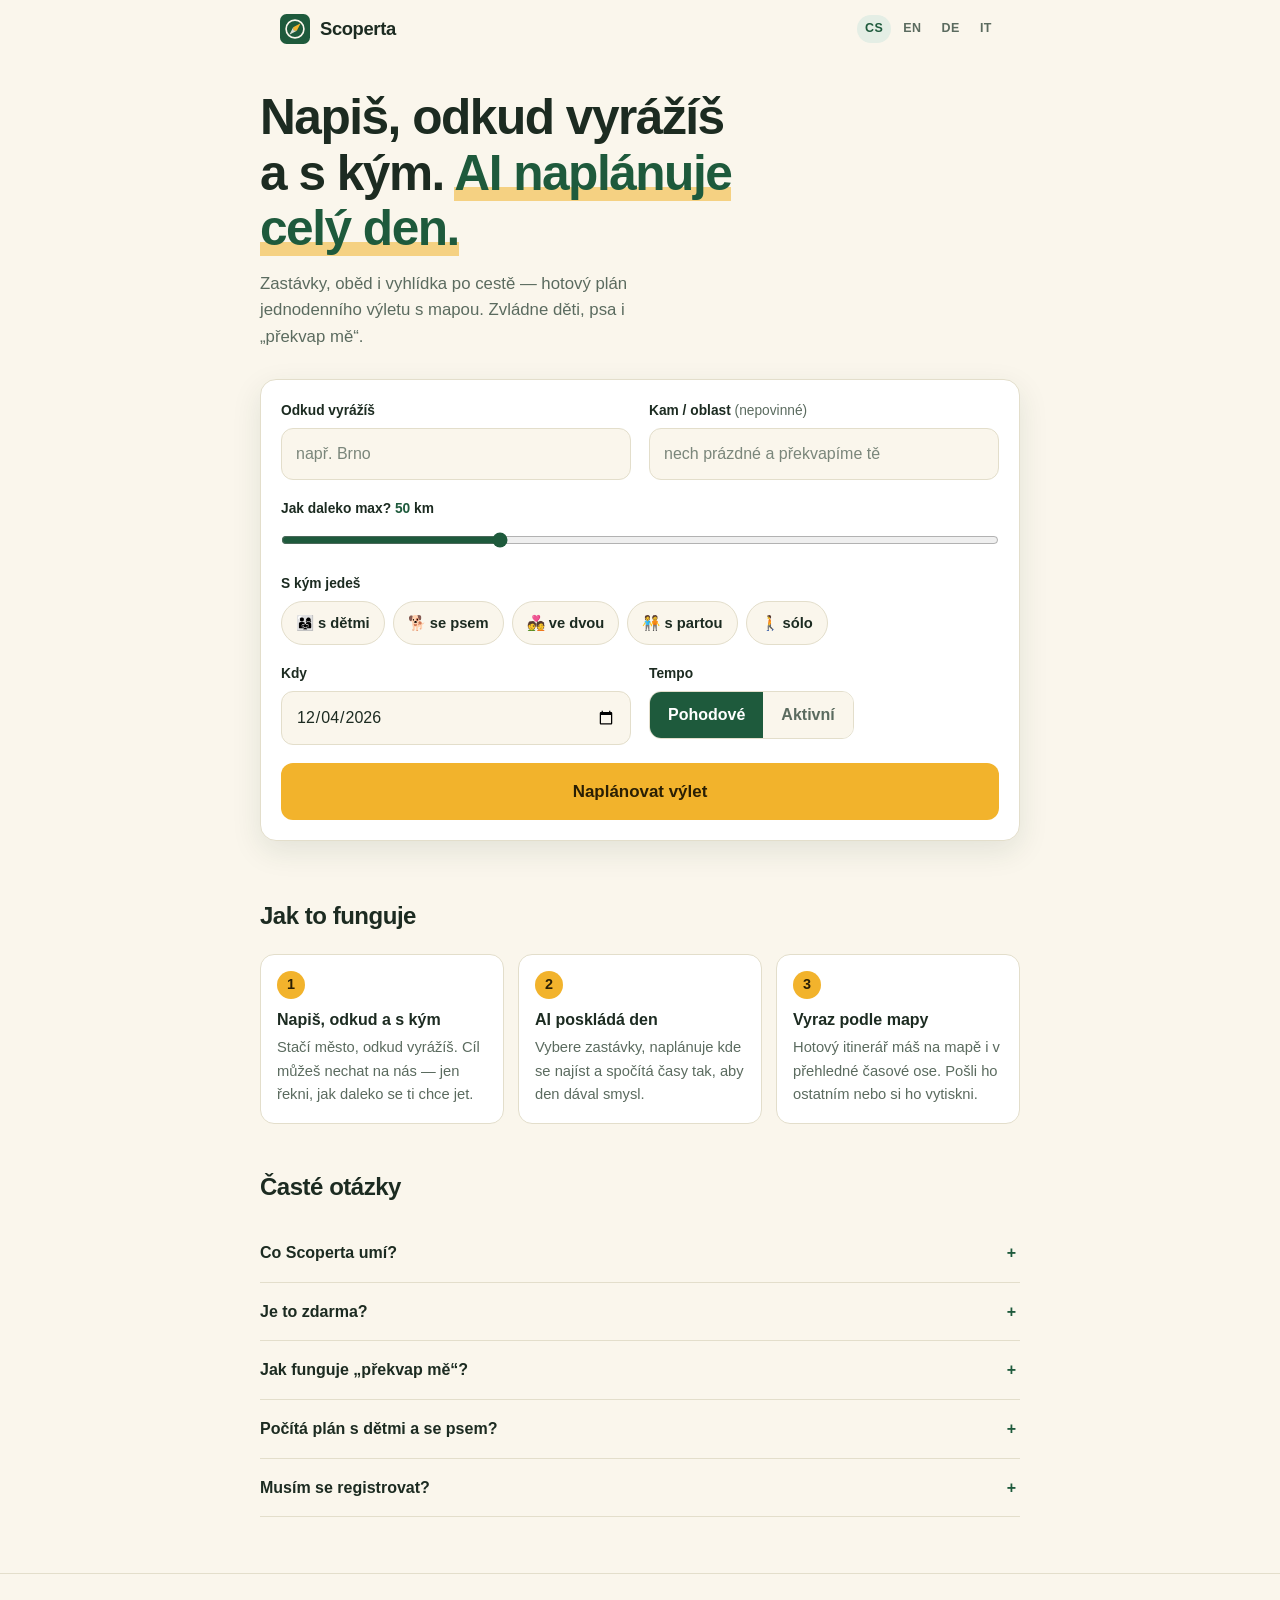
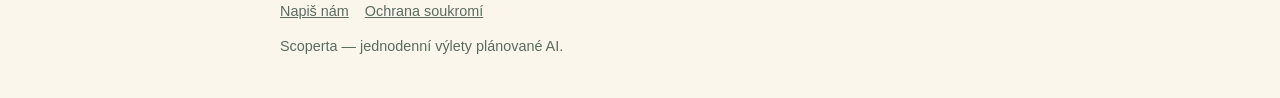
<file: index.html>
<!DOCTYPE html>
<html lang="cs" data-locale="cs">
<head>
<meta charset="utf-8">
<meta name="viewport" content="width=device-width, initial-scale=1">
<title>Scoperta — AI plánovač výletů | Kam na výlet s dětmi i se psem</title>
<meta name="description" content="Napiš, odkud vyrážíš a s kým — Scoperta ti naplánuje celý den: zastávky, oběd, vyhlídku i mapu. AI plánovač výletů pro rodiny s dětmi, se psem i ve dvou.">
<meta name="theme-color" content="#1E5A3C" media="(prefers-color-scheme: light)">
<meta name="theme-color" content="#0F1A14" media="(prefers-color-scheme: dark)">
<link rel="canonical" href="https://scoperta.app/">
<link rel="alternate" hreflang="cs" href="https://scoperta.app/">
<link rel="alternate" hreflang="en" href="https://scoperta.app/en/">
<link rel="alternate" hreflang="de" href="https://scoperta.app/de/">
<link rel="alternate" hreflang="it" href="https://scoperta.app/it/">
<link rel="alternate" hreflang="x-default" href="https://scoperta.app/en/">
<link rel="icon" href="assets/favicon.svg" type="image/svg+xml">
<link rel="alternate icon" href="assets/favicon.ico" sizes="32x32">
<link rel="apple-touch-icon" href="assets/apple-touch-icon.png">
<meta property="og:type" content="website">
<meta property="og:site_name" content="Scoperta">
<meta property="og:locale" content="cs_CZ">
<meta property="og:title" content="Scoperta — AI plánovač výletů | Kam na výlet s dětmi i se psem">
<meta property="og:description" content="Napiš, odkud vyrážíš a s kým — Scoperta ti naplánuje celý den: zastávky, oběd, vyhlídku i mapu. AI plánovač výletů pro rodiny s dětmi, se psem i ve dvou.">
<meta property="og:url" content="https://scoperta.app/">
<meta property="og:image" content="https://scoperta.app/assets/og/cs.png">
<meta property="og:image:width" content="1200">
<meta property="og:image:height" content="630">
<meta name="twitter:card" content="summary_large_image">
<meta name="twitter:title" content="Scoperta — AI plánovač výletů | Kam na výlet s dětmi i se psem">
<meta name="twitter:description" content="Napiš, odkud vyrážíš a s kým — Scoperta ti naplánuje celý den: zastávky, oběd, vyhlídku i mapu. AI plánovač výletů pro rodiny s dětmi, se psem i ve dvou.">
<meta name="twitter:image" content="https://scoperta.app/assets/og/cs.png">
<link rel="stylesheet" href="assets/app.css">
<link rel="preconnect" href="https://unpkg.com" crossorigin>
<link rel="dns-prefetch" href="https://tile.openstreetmap.org">
<script defer src="assets/config.js"></script>
<script defer src="assets/i18n/cs.js"></script>
<script defer src="assets/analytics.js"></script>
<script defer src="assets/app.js"></script>
<script type="application/ld+json">{"@context": "https://schema.org", "@type": "WebApplication", "name": "Scoperta", "url": "https://scoperta.app/", "description": "Napiš, odkud vyrážíš a s kým — Scoperta ti naplánuje celý den: zastávky, oběd, vyhlídku i mapu. AI plánovač výletů pro rodiny s dětmi, se psem i ve dvou.", "applicationCategory": "TravelApplication", "operatingSystem": "Web", "inLanguage": "cs", "offers": [{"@type": "Offer", "name": "Scoperta Plus (monthly)", "price": "99", "priceCurrency": "CZK"}, {"@type": "Offer", "name": "Scoperta Plus (yearly)", "price": "599", "priceCurrency": "CZK"}]}</script>
<script type="application/ld+json">{"@context": "https://schema.org", "@type": "FAQPage", "mainEntity": [{"@type": "Question", "name": "Co Scoperta umí?", "acceptedAnswer": {"@type": "Answer", "text": "Naplánuje ti jednodenní výlet autem: kam jet, kde zastavit, kde se naobědvat a kdy vyrazit zpátky. Výsledek dostaneš jako časovou osu se zastávkami a mapou."}}, {"@type": "Question", "name": "Je to zdarma?", "acceptedAnswer": {"@type": "Answer", "text": "Naplánování výletu je zdarma, bez registrace. Kdo chce plánovat víc výletů denně a ukládat si je, tomu je určena připravovaná Scoperta Plus."}}, {"@type": "Question", "name": "Jak funguje „překvap mě“?", "acceptedAnswer": {"@type": "Answer", "text": "Když necháš cíl prázdný, nastavíš jen okruh v kilometrech a Scoperta sama vybere hezké místo, které to od tebe nemá daleko."}}, {"@type": "Question", "name": "Počítá plán s dětmi a se psem?", "acceptedAnswer": {"@type": "Answer", "text": "Ano. Když zaškrtneš, že jedou děti nebo pes, vybíráme místa, kde jsou vítaní, a u zastávek uvidíš poznámky přímo pro ně."}}, {"@type": "Question", "name": "Musím se registrovat?", "acceptedAnswer": {"@type": "Answer", "text": "Ne. Zadáš odkud a s kým, a za chvíli máš plán. Žádný účet, žádný e-mail."}}]}</script>
</head>
<body>
<a class="skip-link" href="#main">&#8595;</a>
<header class="site-header">
<a class="brand" href="./"><img src="assets/favicon.svg" alt="" width="30" height="30">Scoperta</a>
<nav class="lang-switch" aria-label="Language"><a href="./" data-lang="cs" hreflang="cs" aria-current="true">CS</a><a href="en/" data-lang="en" hreflang="en">EN</a><a href="de/" data-lang="de" hreflang="de">DE</a><a href="it/" data-lang="it" hreflang="it">IT</a></nav>
</header>
<main id="main">
<section class="hero wrap">
<h1>Napiš, odkud vyrážíš a s kým. <em>AI naplánuje celý den.</em></h1>
<p class="sub">Zastávky, oběd i vyhlídka po cestě — hotový plán jednodenního výletu s mapou. Zvládne děti, psa i „překvap mě“.</p>
<form id="trip-form" class="trip-form" novalidate="">
<div class="row-2">
<div class="field">
<label for="origin">Odkud vyrážíš</label>
<input type="text" id="origin" name="origin" required autocomplete="off" placeholder="např. Brno">
</div>
<div class="field">
<label for="area">Kam / oblast <span class="hint">(nepovinné)</span></label>
<input type="text" id="area" name="area" autocomplete="off" placeholder="nech prázdné a překvapíme tě">
</div>
</div>
<div class="field radius-field" id="radius-field">
<label for="radius">Jak daleko max? <output id="radius-out" for="radius">50</output>&nbsp;km</label>
<input type="range" id="radius" name="radius" min="20" max="120" step="5" value="50">
</div>
<div class="field">
<span class="chips-label" id="companions-label"><label>S kým jedeš</label></span>
<div class="chips" role="group" aria-labelledby="companions-label">
<button type="button" class="chip" data-value="kids" aria-pressed="false">👨‍👩‍👧 s dětmi</button>
<button type="button" class="chip" data-value="dog" aria-pressed="false">🐕 se psem</button>
<button type="button" class="chip" data-value="couple" aria-pressed="false">💑 ve dvou</button>
<button type="button" class="chip" data-value="friends" aria-pressed="false">🧑‍🤝‍🧑 s partou</button>
<button type="button" class="chip" data-value="solo" aria-pressed="false">🚶 sólo</button>
</div>
</div>
<div class="row-2">
<div class="field">
<label for="date">Kdy</label>
<input type="date" id="date" name="date">
</div>
<div class="field">
<span class="chips-label" id="pace-label"><label>Tempo</label></span>
<div class="segmented" role="group" aria-labelledby="pace-label">
<button type="button" data-pace="relaxed" aria-pressed="true">Pohodové</button>
<button type="button" data-pace="active" aria-pressed="false">Aktivní</button>
</div>
</div>
</div>
<p id="form-error" class="form-error" hidden></p>
<button type="submit" id="submit-btn" class="cta">Naplánovat výlet</button>
</form>
</section>
<section id="loading" class="loading wrap" hidden aria-live="polite">
<div class="spinner" aria-hidden="true"></div>
<p class="msg" id="loading-msg"></p>
<p class="note">Obvykle to trvá 15–40 vteřin — AI mezitím vybírá zastávky a skládá trasu.</p>
<div class="skeleton" aria-hidden="true"><div></div><div></div><div></div></div>
</section>
<section id="result" class="result wrap" hidden aria-live="polite">
<h2 id="result-title"></h2>
<p id="result-summary" class="summary"></p>
<div id="result-meta" class="meta"></div>
<div id="packing" class="packing" hidden></div>
<ol id="timeline" class="timeline"></ol>
<div id="map" role="img" aria-label="Map"></div>
<div class="result-actions">
<button id="share-btn" class="btn btn-accent" type="button">📤 Sdílet</button>
<button id="print-btn" class="btn" type="button">🖨️ Tisk</button>
<button id="variant-btn" class="btn" type="button">✨ Jiná varianta</button>
</div>
<div id="tips" class="tips" hidden>
<h3>💡 Tipy na cestu</h3>
<p id="tips-text"></p>
</div>
</section>
<section class="how wrap">
<h2>Jak to funguje</h2>
<ol class="steps">
<li><h3>Napiš, odkud a s kým</h3><p>Stačí město, odkud vyrážíš. Cíl můžeš nechat na nás — jen řekni, jak daleko se ti chce jet.</p></li>
<li><h3>AI poskládá den</h3><p>Vybere zastávky, naplánuje kde se najíst a spočítá časy tak, aby den dával smysl.</p></li>
<li><h3>Vyraz podle mapy</h3><p>Hotový itinerář máš na mapě i v přehledné časové ose. Pošli ho ostatním nebo si ho vytiskni.</p></li>
</ol>
</section>
<section class="faq wrap">
<h2>Časté otázky</h2>
<details><summary>Co Scoperta umí?</summary><p>Naplánuje ti jednodenní výlet autem: kam jet, kde zastavit, kde se naobědvat a kdy vyrazit zpátky. Výsledek dostaneš jako časovou osu se zastávkami a mapou.</p></details>
<details><summary>Je to zdarma?</summary><p>Naplánování výletu je zdarma, bez registrace. Kdo chce plánovat víc výletů denně a ukládat si je, tomu je určena připravovaná Scoperta Plus.</p></details>
<details><summary>Jak funguje „překvap mě“?</summary><p>Když necháš cíl prázdný, nastavíš jen okruh v kilometrech a Scoperta sama vybere hezké místo, které to od tebe nemá daleko.</p></details>
<details><summary>Počítá plán s dětmi a se psem?</summary><p>Ano. Když zaškrtneš, že jedou děti nebo pes, vybíráme místa, kde jsou vítaní, a u zastávek uvidíš poznámky přímo pro ně.</p></details>
<details><summary>Musím se registrovat?</summary><p>Ne. Zadáš odkud a s kým, a za chvíli máš plán. Žádný účet, žádný e-mail.</p></details>
</section>
</main>
<footer class="site-footer">
<div class="wrap">
<div class="foot-links">
<a href="mailto:hello@scoperta.app">Napiš nám</a>
<a href="privacy.html">Ochrana soukromí</a>
<button id="analytics-choice" class="analytics-choice" type="button" hidden>Nastavení analytiky</button>
</div>
<p>Scoperta — jednodenní výlety plánované AI.</p>
</div>
</footer>
<div id="paywall" class="modal-backdrop" hidden>
<div class="modal" role="dialog" aria-modal="true" aria-labelledby="pw-title">
<button class="close" type="button" aria-label="Close">✕</button>
<div id="paywall-main">
<span class="plus-badge">Scoperta Plus</span>
<h2 id="pw-title">Víc výletů, víc objevování.</h2>
<ul>
<li>Neomezené výlety každý den</li>
<li>Uložené výlety na jednom místě</li>
<li>Brzy: mobilní aplikace</li>
</ul>
<div class="plans">
<button class="plan-btn" type="button" data-plan="monthly"><span>Měsíčně</span><span class="price">99 Kč/měs</span></button>
<button class="plan-btn secondary" type="button" data-plan="yearly"><span>Ročně</span><span class="price">599 Kč/rok</span></button>
</div>
<p class="founder-note">Zakládající členství: první měsíc neúčtujeme, kdykoli zrušíš.</p>
</div>
<div id="paywall-fallback" class="member-fallback" hidden>
<span class="plus-badge">Scoperta Plus</span>
<h2>Už brzy!</h2>
<p>Scoperta Plus právě dokončujeme. Napiš nám a dáme ti vědět mezi prvními — jako zakládající člen budeš mít první měsíc zdarma.</p>
<p style="margin-top:14px"><a class="btn btn-accent" href="mailto:hello@scoperta.app?subject=Scoperta%20Plus">Chci vědět první</a></p>
</div>
</div>
</div>
<div id="cookie-bar" class="cookie-bar" hidden>
<p>Souhlasíš s měřením používání Scoperty pomocí našeho Tassella?</p>
<button id="cookie-accept" class="btn btn-accent" type="button">Povolit</button>
<button id="cookie-decline" class="btn" type="button">Ne, díky</button>
</div>
</body>
</html>
</file>
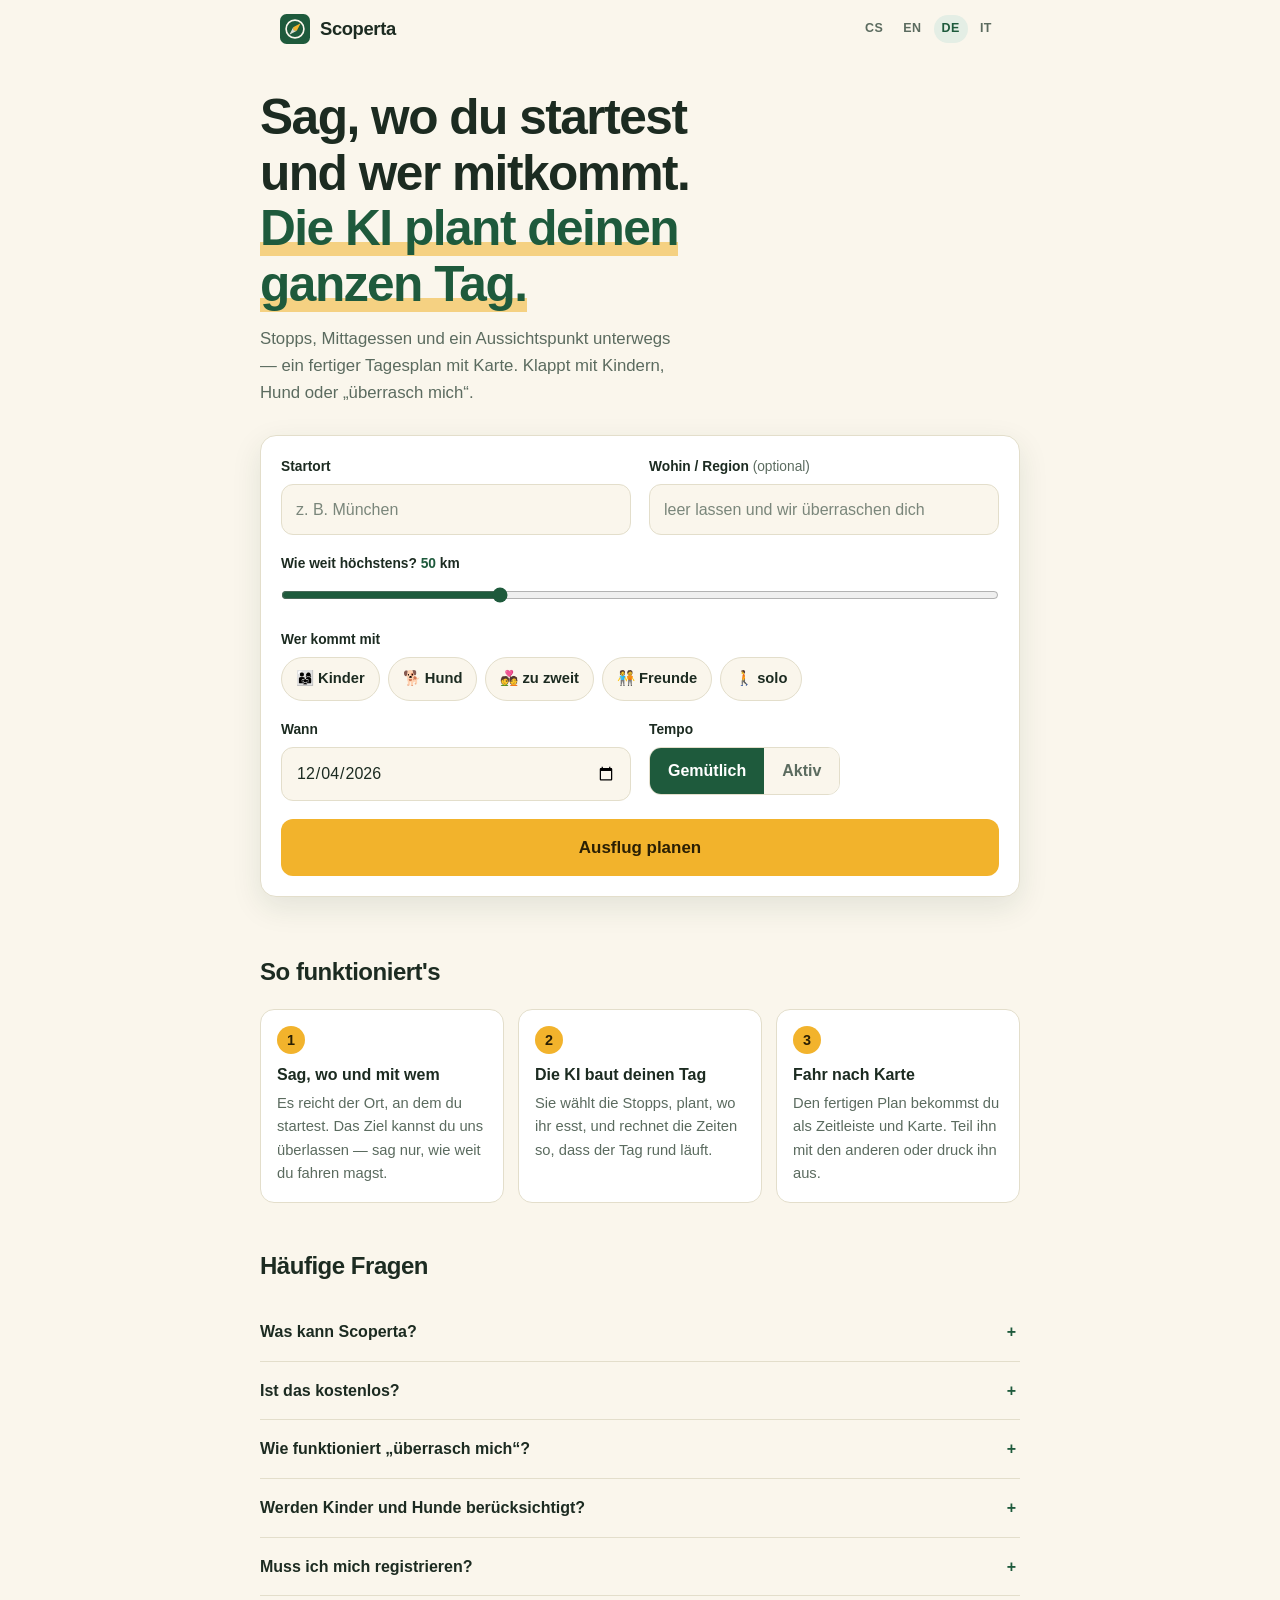
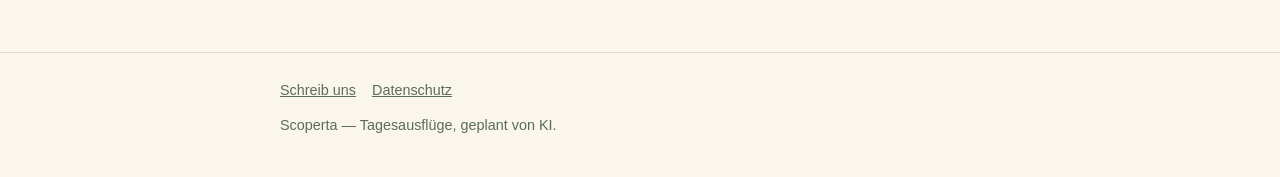
<file: de/index.html>
<!DOCTYPE html>
<html lang="de" data-locale="de">
<head>
<meta charset="utf-8">
<meta name="viewport" content="width=device-width, initial-scale=1">
<title>Scoperta — Ausflugsplaner mit KI | Tagesausflug mit Kindern & Hund</title>
<meta name="description" content="Sag Scoperta, wo du startest und wer mitkommt — und die KI plant deinen ganzen Tagesausflug: Stopps, Mittagessen, Aussichtspunkt und Karte. Ideal für Familien, Hundebesitzer und Paare.">
<meta name="theme-color" content="#1E5A3C" media="(prefers-color-scheme: light)">
<meta name="theme-color" content="#0F1A14" media="(prefers-color-scheme: dark)">
<link rel="canonical" href="https://scoperta.app/de/">
<link rel="alternate" hreflang="cs" href="https://scoperta.app/">
<link rel="alternate" hreflang="en" href="https://scoperta.app/en/">
<link rel="alternate" hreflang="de" href="https://scoperta.app/de/">
<link rel="alternate" hreflang="it" href="https://scoperta.app/it/">
<link rel="alternate" hreflang="x-default" href="https://scoperta.app/en/">
<link rel="icon" href="../assets/favicon.svg" type="image/svg+xml">
<link rel="alternate icon" href="../assets/favicon.ico" sizes="32x32">
<link rel="apple-touch-icon" href="../assets/apple-touch-icon.png">
<meta property="og:type" content="website">
<meta property="og:site_name" content="Scoperta">
<meta property="og:locale" content="de_DE">
<meta property="og:title" content="Scoperta — Ausflugsplaner mit KI | Tagesausflug mit Kindern & Hund">
<meta property="og:description" content="Sag Scoperta, wo du startest und wer mitkommt — und die KI plant deinen ganzen Tagesausflug: Stopps, Mittagessen, Aussichtspunkt und Karte. Ideal für Familien, Hundebesitzer und Paare.">
<meta property="og:url" content="https://scoperta.app/de/">
<meta property="og:image" content="https://scoperta.app/assets/og/de.png">
<meta property="og:image:width" content="1200">
<meta property="og:image:height" content="630">
<meta name="twitter:card" content="summary_large_image">
<meta name="twitter:title" content="Scoperta — Ausflugsplaner mit KI | Tagesausflug mit Kindern & Hund">
<meta name="twitter:description" content="Sag Scoperta, wo du startest und wer mitkommt — und die KI plant deinen ganzen Tagesausflug: Stopps, Mittagessen, Aussichtspunkt und Karte. Ideal für Familien, Hundebesitzer und Paare.">
<meta name="twitter:image" content="https://scoperta.app/assets/og/de.png">
<link rel="stylesheet" href="../assets/app.css">
<link rel="preconnect" href="https://unpkg.com" crossorigin>
<link rel="dns-prefetch" href="https://tile.openstreetmap.org">
<script defer src="../assets/config.js"></script>
<script defer src="../assets/i18n/de.js"></script>
<script defer src="../assets/analytics.js"></script>
<script defer src="../assets/app.js"></script>
<script type="application/ld+json">{"@context": "https://schema.org", "@type": "WebApplication", "name": "Scoperta", "url": "https://scoperta.app/de/", "description": "Sag Scoperta, wo du startest und wer mitkommt — und die KI plant deinen ganzen Tagesausflug: Stopps, Mittagessen, Aussichtspunkt und Karte. Ideal für Familien, Hundebesitzer und Paare.", "applicationCategory": "TravelApplication", "operatingSystem": "Web", "inLanguage": "de", "offers": [{"@type": "Offer", "name": "Scoperta Plus (monthly)", "price": "3.99", "priceCurrency": "EUR"}, {"@type": "Offer", "name": "Scoperta Plus (yearly)", "price": "23.99", "priceCurrency": "EUR"}]}</script>
<script type="application/ld+json">{"@context": "https://schema.org", "@type": "FAQPage", "mainEntity": [{"@type": "Question", "name": "Was kann Scoperta?", "acceptedAnswer": {"@type": "Answer", "text": "Sie plant einen Tagesausflug mit dem Auto: wohin, wo anhalten, wo zu Mittag essen und wann zurückfahren. Du bekommst eine Zeitleiste mit Stopps und eine Karte."}}, {"@type": "Question", "name": "Ist das kostenlos?", "acceptedAnswer": {"@type": "Answer", "text": "Einen Ausflug zu planen ist kostenlos, ohne Registrierung. Wer täglich mehr Ausflüge planen und speichern will, für den ist das kommende Scoperta Plus gedacht."}}, {"@type": "Question", "name": "Wie funktioniert „überrasch mich“?", "acceptedAnswer": {"@type": "Answer", "text": "Lass das Ziel leer und stell nur den Umkreis in Kilometern ein — Scoperta sucht dann selbst ein schönes Ziel in deiner Reichweite aus."}}, {"@type": "Question", "name": "Werden Kinder und Hunde berücksichtigt?", "acceptedAnswer": {"@type": "Answer", "text": "Ja. Wenn du angibst, dass Kinder oder ein Hund mitkommen, bevorzugen wir Orte, an denen sie willkommen sind — mit eigenen Hinweisen bei den Stopps."}}, {"@type": "Question", "name": "Muss ich mich registrieren?", "acceptedAnswer": {"@type": "Answer", "text": "Nein. Du tippst ein, wo du startest und wer mitkommt — kurz darauf steht dein Plan. Kein Konto, keine E-Mail."}}]}</script>
</head>
<body>
<a class="skip-link" href="#main">&#8595;</a>
<header class="site-header">
<a class="brand" href="../"><img src="../assets/favicon.svg" alt="" width="30" height="30">Scoperta</a>
<nav class="lang-switch" aria-label="Language"><a href="../" data-lang="cs" hreflang="cs">CS</a><a href="../en/" data-lang="en" hreflang="en">EN</a><a href="../de/" data-lang="de" hreflang="de" aria-current="true">DE</a><a href="../it/" data-lang="it" hreflang="it">IT</a></nav>
</header>
<main id="main">
<section class="hero wrap">
<h1>Sag, wo du startest und wer mitkommt. <em>Die KI plant deinen ganzen Tag.</em></h1>
<p class="sub">Stopps, Mittagessen und ein Aussichtspunkt unterwegs — ein fertiger Tagesplan mit Karte. Klappt mit Kindern, Hund oder „überrasch mich“.</p>
<form id="trip-form" class="trip-form" novalidate="">
<div class="row-2">
<div class="field">
<label for="origin">Startort</label>
<input type="text" id="origin" name="origin" required autocomplete="off" placeholder="z. B. München">
</div>
<div class="field">
<label for="area">Wohin / Region <span class="hint">(optional)</span></label>
<input type="text" id="area" name="area" autocomplete="off" placeholder="leer lassen und wir überraschen dich">
</div>
</div>
<div class="field radius-field" id="radius-field">
<label for="radius">Wie weit höchstens? <output id="radius-out" for="radius">50</output>&nbsp;km</label>
<input type="range" id="radius" name="radius" min="20" max="120" step="5" value="50">
</div>
<div class="field">
<span class="chips-label" id="companions-label"><label>Wer kommt mit</label></span>
<div class="chips" role="group" aria-labelledby="companions-label">
<button type="button" class="chip" data-value="kids" aria-pressed="false">👨‍👩‍👧 Kinder</button>
<button type="button" class="chip" data-value="dog" aria-pressed="false">🐕 Hund</button>
<button type="button" class="chip" data-value="couple" aria-pressed="false">💑 zu zweit</button>
<button type="button" class="chip" data-value="friends" aria-pressed="false">🧑‍🤝‍🧑 Freunde</button>
<button type="button" class="chip" data-value="solo" aria-pressed="false">🚶 solo</button>
</div>
</div>
<div class="row-2">
<div class="field">
<label for="date">Wann</label>
<input type="date" id="date" name="date">
</div>
<div class="field">
<span class="chips-label" id="pace-label"><label>Tempo</label></span>
<div class="segmented" role="group" aria-labelledby="pace-label">
<button type="button" data-pace="relaxed" aria-pressed="true">Gemütlich</button>
<button type="button" data-pace="active" aria-pressed="false">Aktiv</button>
</div>
</div>
</div>
<p id="form-error" class="form-error" hidden></p>
<button type="submit" id="submit-btn" class="cta">Ausflug planen</button>
</form>
</section>
<section id="loading" class="loading wrap" hidden aria-live="polite">
<div class="spinner" aria-hidden="true"></div>
<p class="msg" id="loading-msg"></p>
<p class="note">Das dauert meist 15–40 Sekunden — die KI wählt gerade Stopps aus und baut deine Route.</p>
<div class="skeleton" aria-hidden="true"><div></div><div></div><div></div></div>
</section>
<section id="result" class="result wrap" hidden aria-live="polite">
<h2 id="result-title"></h2>
<p id="result-summary" class="summary"></p>
<div id="result-meta" class="meta"></div>
<div id="packing" class="packing" hidden></div>
<ol id="timeline" class="timeline"></ol>
<div id="map" role="img" aria-label="Map"></div>
<div class="result-actions">
<button id="share-btn" class="btn btn-accent" type="button">📤 Teilen</button>
<button id="print-btn" class="btn" type="button">🖨️ Drucken</button>
<button id="variant-btn" class="btn" type="button">✨ Andere Idee</button>
</div>
<div id="tips" class="tips" hidden>
<h3>💡 Tipps für unterwegs</h3>
<p id="tips-text"></p>
</div>
</section>
<section class="how wrap">
<h2>So funktioniert's</h2>
<ol class="steps">
<li><h3>Sag, wo und mit wem</h3><p>Es reicht der Ort, an dem du startest. Das Ziel kannst du uns überlassen — sag nur, wie weit du fahren magst.</p></li>
<li><h3>Die KI baut deinen Tag</h3><p>Sie wählt die Stopps, plant, wo ihr esst, und rechnet die Zeiten so, dass der Tag rund läuft.</p></li>
<li><h3>Fahr nach Karte</h3><p>Den fertigen Plan bekommst du als Zeitleiste und Karte. Teil ihn mit den anderen oder druck ihn aus.</p></li>
</ol>
</section>
<section class="faq wrap">
<h2>Häufige Fragen</h2>
<details><summary>Was kann Scoperta?</summary><p>Sie plant einen Tagesausflug mit dem Auto: wohin, wo anhalten, wo zu Mittag essen und wann zurückfahren. Du bekommst eine Zeitleiste mit Stopps und eine Karte.</p></details>
<details><summary>Ist das kostenlos?</summary><p>Einen Ausflug zu planen ist kostenlos, ohne Registrierung. Wer täglich mehr Ausflüge planen und speichern will, für den ist das kommende Scoperta Plus gedacht.</p></details>
<details><summary>Wie funktioniert „überrasch mich“?</summary><p>Lass das Ziel leer und stell nur den Umkreis in Kilometern ein — Scoperta sucht dann selbst ein schönes Ziel in deiner Reichweite aus.</p></details>
<details><summary>Werden Kinder und Hunde berücksichtigt?</summary><p>Ja. Wenn du angibst, dass Kinder oder ein Hund mitkommen, bevorzugen wir Orte, an denen sie willkommen sind — mit eigenen Hinweisen bei den Stopps.</p></details>
<details><summary>Muss ich mich registrieren?</summary><p>Nein. Du tippst ein, wo du startest und wer mitkommt — kurz darauf steht dein Plan. Kein Konto, keine E-Mail.</p></details>
</section>
</main>
<footer class="site-footer">
<div class="wrap">
<div class="foot-links">
<a href="mailto:hello@scoperta.app">Schreib uns</a>
<a href="../de/privacy.html">Datenschutz</a>
<button id="analytics-choice" class="analytics-choice" type="button" hidden>Statistik-Einstellungen</button>
</div>
<p>Scoperta — Tagesausflüge, geplant von KI.</p>
</div>
</footer>
<div id="paywall" class="modal-backdrop" hidden>
<div class="modal" role="dialog" aria-modal="true" aria-labelledby="pw-title">
<button class="close" type="button" aria-label="Close">✕</button>
<div id="paywall-main">
<span class="plus-badge">Scoperta Plus</span>
<h2 id="pw-title">Mehr Ausflüge, mehr entdecken.</h2>
<ul>
<li>Unbegrenzte Ausflüge jeden Tag</li>
<li>Gespeicherte Ausflüge an einem Ort</li>
<li>Bald: mobile App</li>
</ul>
<div class="plans">
<button class="plan-btn" type="button" data-plan="monthly"><span>Monatlich</span><span class="price">3,99 €/Monat</span></button>
<button class="plan-btn secondary" type="button" data-plan="yearly"><span>Jährlich</span><span class="price">23,99 €/Jahr</span></button>
</div>
<p class="founder-note">Gründungsmitgliedschaft: den ersten Monat berechnen wir nicht, jederzeit kündbar.</p>
</div>
<div id="paywall-fallback" class="member-fallback" hidden>
<span class="plus-badge">Scoperta Plus</span>
<h2>Bald verfügbar!</h2>
<p>Scoperta Plus ist fast fertig. Schreib uns und du erfährst es als eine/r der Ersten — Gründungsmitglieder bekommen den ersten Monat gratis.</p>
<p style="margin-top:14px"><a class="btn btn-accent" href="mailto:hello@scoperta.app?subject=Scoperta%20Plus">Haltet mich auf dem Laufenden</a></p>
</div>
</div>
</div>
<div id="cookie-bar" class="cookie-bar" hidden>
<p>Darf Scoperta die Nutzung mit unserer eigenen Statistik Tassello messen?</p>
<button id="cookie-accept" class="btn btn-accent" type="button">Erlauben</button>
<button id="cookie-decline" class="btn" type="button">Nein, danke</button>
</div>
</body>
</html>
</file>
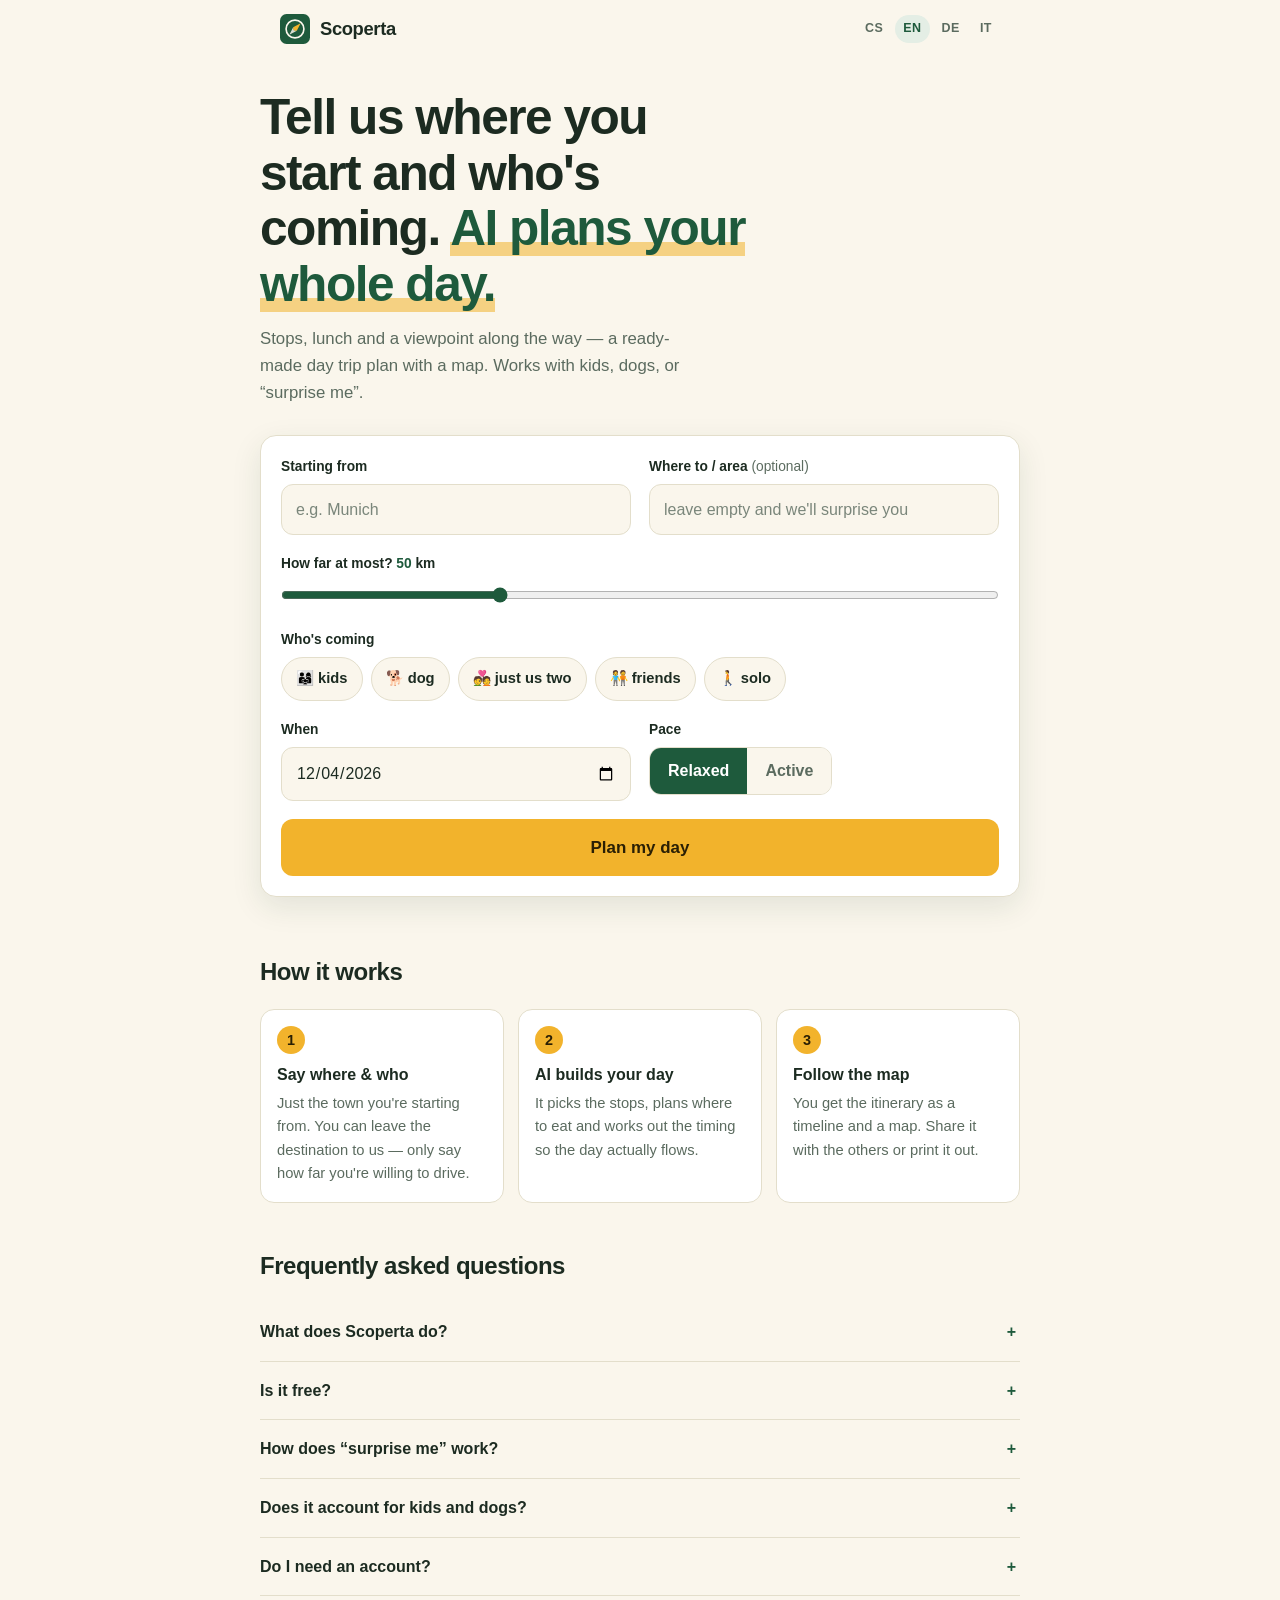
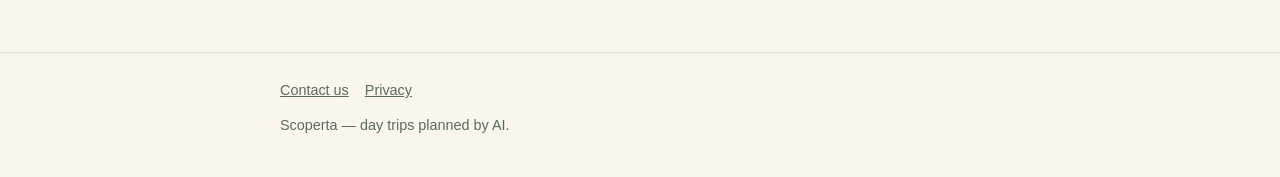
<file: en/index.html>
<!DOCTYPE html>
<html lang="en" data-locale="en">
<head>
<meta charset="utf-8">
<meta name="viewport" content="width=device-width, initial-scale=1">
<title>Scoperta — AI Day Trip Planner | Trips with Kids & Dogs</title>
<meta name="description" content="Tell Scoperta where you're starting from and who's coming along — it plans your whole day out: stops, lunch, a viewpoint and a map. AI day trip planner for families, dog owners and couples.">
<meta name="theme-color" content="#1E5A3C" media="(prefers-color-scheme: light)">
<meta name="theme-color" content="#0F1A14" media="(prefers-color-scheme: dark)">
<link rel="canonical" href="https://scoperta.app/en/">
<link rel="alternate" hreflang="cs" href="https://scoperta.app/">
<link rel="alternate" hreflang="en" href="https://scoperta.app/en/">
<link rel="alternate" hreflang="de" href="https://scoperta.app/de/">
<link rel="alternate" hreflang="it" href="https://scoperta.app/it/">
<link rel="alternate" hreflang="x-default" href="https://scoperta.app/en/">
<link rel="icon" href="../assets/favicon.svg" type="image/svg+xml">
<link rel="alternate icon" href="../assets/favicon.ico" sizes="32x32">
<link rel="apple-touch-icon" href="../assets/apple-touch-icon.png">
<meta property="og:type" content="website">
<meta property="og:site_name" content="Scoperta">
<meta property="og:locale" content="en_US">
<meta property="og:title" content="Scoperta — AI Day Trip Planner | Trips with Kids & Dogs">
<meta property="og:description" content="Tell Scoperta where you're starting from and who's coming along — it plans your whole day out: stops, lunch, a viewpoint and a map. AI day trip planner for families, dog owners and couples.">
<meta property="og:url" content="https://scoperta.app/en/">
<meta property="og:image" content="https://scoperta.app/assets/og/en.png">
<meta property="og:image:width" content="1200">
<meta property="og:image:height" content="630">
<meta name="twitter:card" content="summary_large_image">
<meta name="twitter:title" content="Scoperta — AI Day Trip Planner | Trips with Kids & Dogs">
<meta name="twitter:description" content="Tell Scoperta where you're starting from and who's coming along — it plans your whole day out: stops, lunch, a viewpoint and a map. AI day trip planner for families, dog owners and couples.">
<meta name="twitter:image" content="https://scoperta.app/assets/og/en.png">
<link rel="stylesheet" href="../assets/app.css">
<link rel="preconnect" href="https://unpkg.com" crossorigin>
<link rel="dns-prefetch" href="https://tile.openstreetmap.org">
<script defer src="../assets/config.js"></script>
<script defer src="../assets/i18n/en.js"></script>
<script defer src="../assets/analytics.js"></script>
<script defer src="../assets/app.js"></script>
<script type="application/ld+json">{"@context": "https://schema.org", "@type": "WebApplication", "name": "Scoperta", "url": "https://scoperta.app/en/", "description": "Tell Scoperta where you're starting from and who's coming along — it plans your whole day out: stops, lunch, a viewpoint and a map. AI day trip planner for families, dog owners and couples.", "applicationCategory": "TravelApplication", "operatingSystem": "Web", "inLanguage": "en", "offers": [{"@type": "Offer", "name": "Scoperta Plus (monthly)", "price": "3.99", "priceCurrency": "EUR"}, {"@type": "Offer", "name": "Scoperta Plus (yearly)", "price": "23.99", "priceCurrency": "EUR"}]}</script>
<script type="application/ld+json">{"@context": "https://schema.org", "@type": "FAQPage", "mainEntity": [{"@type": "Question", "name": "What does Scoperta do?", "acceptedAnswer": {"@type": "Answer", "text": "It plans a one-day trip by car: where to go, where to stop, where to have lunch and when to head back. You get a timeline of stops plus a map."}}, {"@type": "Question", "name": "Is it free?", "acceptedAnswer": {"@type": "Answer", "text": "Planning a trip is free, no sign-up needed. If you want to plan more trips per day and save them, that's what the upcoming Scoperta Plus is for."}}, {"@type": "Question", "name": "How does “surprise me” work?", "acceptedAnswer": {"@type": "Answer", "text": "Leave the destination empty, set a radius in kilometres, and Scoperta picks a lovely place within reach on its own."}}, {"@type": "Question", "name": "Does it account for kids and dogs?", "acceptedAnswer": {"@type": "Answer", "text": "Yes. Tick that kids or a dog are coming and we favour places where they're welcome — stops get notes written just for them."}}, {"@type": "Question", "name": "Do I need an account?", "acceptedAnswer": {"@type": "Answer", "text": "No. Type where you start and who's coming, and you'll have a plan in under a minute. No account, no email."}}]}</script>
</head>
<body>
<a class="skip-link" href="#main">&#8595;</a>
<header class="site-header">
<a class="brand" href="../"><img src="../assets/favicon.svg" alt="" width="30" height="30">Scoperta</a>
<nav class="lang-switch" aria-label="Language"><a href="../" data-lang="cs" hreflang="cs">CS</a><a href="../en/" data-lang="en" hreflang="en" aria-current="true">EN</a><a href="../de/" data-lang="de" hreflang="de">DE</a><a href="../it/" data-lang="it" hreflang="it">IT</a></nav>
</header>
<main id="main">
<section class="hero wrap">
<h1>Tell us where you start and who's coming. <em>AI plans your whole day.</em></h1>
<p class="sub">Stops, lunch and a viewpoint along the way — a ready-made day trip plan with a map. Works with kids, dogs, or “surprise me”.</p>
<form id="trip-form" class="trip-form" novalidate="">
<div class="row-2">
<div class="field">
<label for="origin">Starting from</label>
<input type="text" id="origin" name="origin" required autocomplete="off" placeholder="e.g. Munich">
</div>
<div class="field">
<label for="area">Where to / area <span class="hint">(optional)</span></label>
<input type="text" id="area" name="area" autocomplete="off" placeholder="leave empty and we'll surprise you">
</div>
</div>
<div class="field radius-field" id="radius-field">
<label for="radius">How far at most? <output id="radius-out" for="radius">50</output>&nbsp;km</label>
<input type="range" id="radius" name="radius" min="20" max="120" step="5" value="50">
</div>
<div class="field">
<span class="chips-label" id="companions-label"><label>Who's coming</label></span>
<div class="chips" role="group" aria-labelledby="companions-label">
<button type="button" class="chip" data-value="kids" aria-pressed="false">👨‍👩‍👧 kids</button>
<button type="button" class="chip" data-value="dog" aria-pressed="false">🐕 dog</button>
<button type="button" class="chip" data-value="couple" aria-pressed="false">💑 just us two</button>
<button type="button" class="chip" data-value="friends" aria-pressed="false">🧑‍🤝‍🧑 friends</button>
<button type="button" class="chip" data-value="solo" aria-pressed="false">🚶 solo</button>
</div>
</div>
<div class="row-2">
<div class="field">
<label for="date">When</label>
<input type="date" id="date" name="date">
</div>
<div class="field">
<span class="chips-label" id="pace-label"><label>Pace</label></span>
<div class="segmented" role="group" aria-labelledby="pace-label">
<button type="button" data-pace="relaxed" aria-pressed="true">Relaxed</button>
<button type="button" data-pace="active" aria-pressed="false">Active</button>
</div>
</div>
</div>
<p id="form-error" class="form-error" hidden></p>
<button type="submit" id="submit-btn" class="cta">Plan my day</button>
</form>
</section>
<section id="loading" class="loading wrap" hidden aria-live="polite">
<div class="spinner" aria-hidden="true"></div>
<p class="msg" id="loading-msg"></p>
<p class="note">This usually takes 15–40 seconds — the AI is picking stops and building your route.</p>
<div class="skeleton" aria-hidden="true"><div></div><div></div><div></div></div>
</section>
<section id="result" class="result wrap" hidden aria-live="polite">
<h2 id="result-title"></h2>
<p id="result-summary" class="summary"></p>
<div id="result-meta" class="meta"></div>
<div id="packing" class="packing" hidden></div>
<ol id="timeline" class="timeline"></ol>
<div id="map" role="img" aria-label="Map"></div>
<div class="result-actions">
<button id="share-btn" class="btn btn-accent" type="button">📤 Share</button>
<button id="print-btn" class="btn" type="button">🖨️ Print</button>
<button id="variant-btn" class="btn" type="button">✨ Another idea</button>
</div>
<div id="tips" class="tips" hidden>
<h3>💡 Tips for the road</h3>
<p id="tips-text"></p>
</div>
</section>
<section class="how wrap">
<h2>How it works</h2>
<ol class="steps">
<li><h3>Say where & who</h3><p>Just the town you're starting from. You can leave the destination to us — only say how far you're willing to drive.</p></li>
<li><h3>AI builds your day</h3><p>It picks the stops, plans where to eat and works out the timing so the day actually flows.</p></li>
<li><h3>Follow the map</h3><p>You get the itinerary as a timeline and a map. Share it with the others or print it out.</p></li>
</ol>
</section>
<section class="faq wrap">
<h2>Frequently asked questions</h2>
<details><summary>What does Scoperta do?</summary><p>It plans a one-day trip by car: where to go, where to stop, where to have lunch and when to head back. You get a timeline of stops plus a map.</p></details>
<details><summary>Is it free?</summary><p>Planning a trip is free, no sign-up needed. If you want to plan more trips per day and save them, that's what the upcoming Scoperta Plus is for.</p></details>
<details><summary>How does “surprise me” work?</summary><p>Leave the destination empty, set a radius in kilometres, and Scoperta picks a lovely place within reach on its own.</p></details>
<details><summary>Does it account for kids and dogs?</summary><p>Yes. Tick that kids or a dog are coming and we favour places where they're welcome — stops get notes written just for them.</p></details>
<details><summary>Do I need an account?</summary><p>No. Type where you start and who's coming, and you'll have a plan in under a minute. No account, no email.</p></details>
</section>
</main>
<footer class="site-footer">
<div class="wrap">
<div class="foot-links">
<a href="mailto:hello@scoperta.app">Contact us</a>
<a href="../en/privacy.html">Privacy</a>
<button id="analytics-choice" class="analytics-choice" type="button" hidden>Analytics settings</button>
</div>
<p>Scoperta — day trips planned by AI.</p>
</div>
</footer>
<div id="paywall" class="modal-backdrop" hidden>
<div class="modal" role="dialog" aria-modal="true" aria-labelledby="pw-title">
<button class="close" type="button" aria-label="Close">✕</button>
<div id="paywall-main">
<span class="plus-badge">Scoperta Plus</span>
<h2 id="pw-title">More trips, more discovering.</h2>
<ul>
<li>Unlimited trips every day</li>
<li>Saved trips in one place</li>
<li>Coming soon: mobile app</li>
</ul>
<div class="plans">
<button class="plan-btn" type="button" data-plan="monthly"><span>Monthly</span><span class="price">€3.99/mo</span></button>
<button class="plan-btn secondary" type="button" data-plan="yearly"><span>Yearly</span><span class="price">€23.99/yr</span></button>
</div>
<p class="founder-note">Founding membership: first month on us, cancel anytime.</p>
</div>
<div id="paywall-fallback" class="member-fallback" hidden>
<span class="plus-badge">Scoperta Plus</span>
<h2>Coming soon!</h2>
<p>We're just finishing Scoperta Plus. Drop us a line and you'll be among the first to know — founding members get the first month free.</p>
<p style="margin-top:14px"><a class="btn btn-accent" href="mailto:hello@scoperta.app?subject=Scoperta%20Plus">Keep me posted</a></p>
</div>
</div>
</div>
<div id="cookie-bar" class="cookie-bar" hidden>
<p>Allow Scoperta to measure usage with our own Tassello analytics?</p>
<button id="cookie-accept" class="btn btn-accent" type="button">Allow</button>
<button id="cookie-decline" class="btn" type="button">No thanks</button>
</div>
</body>
</html>
</file>
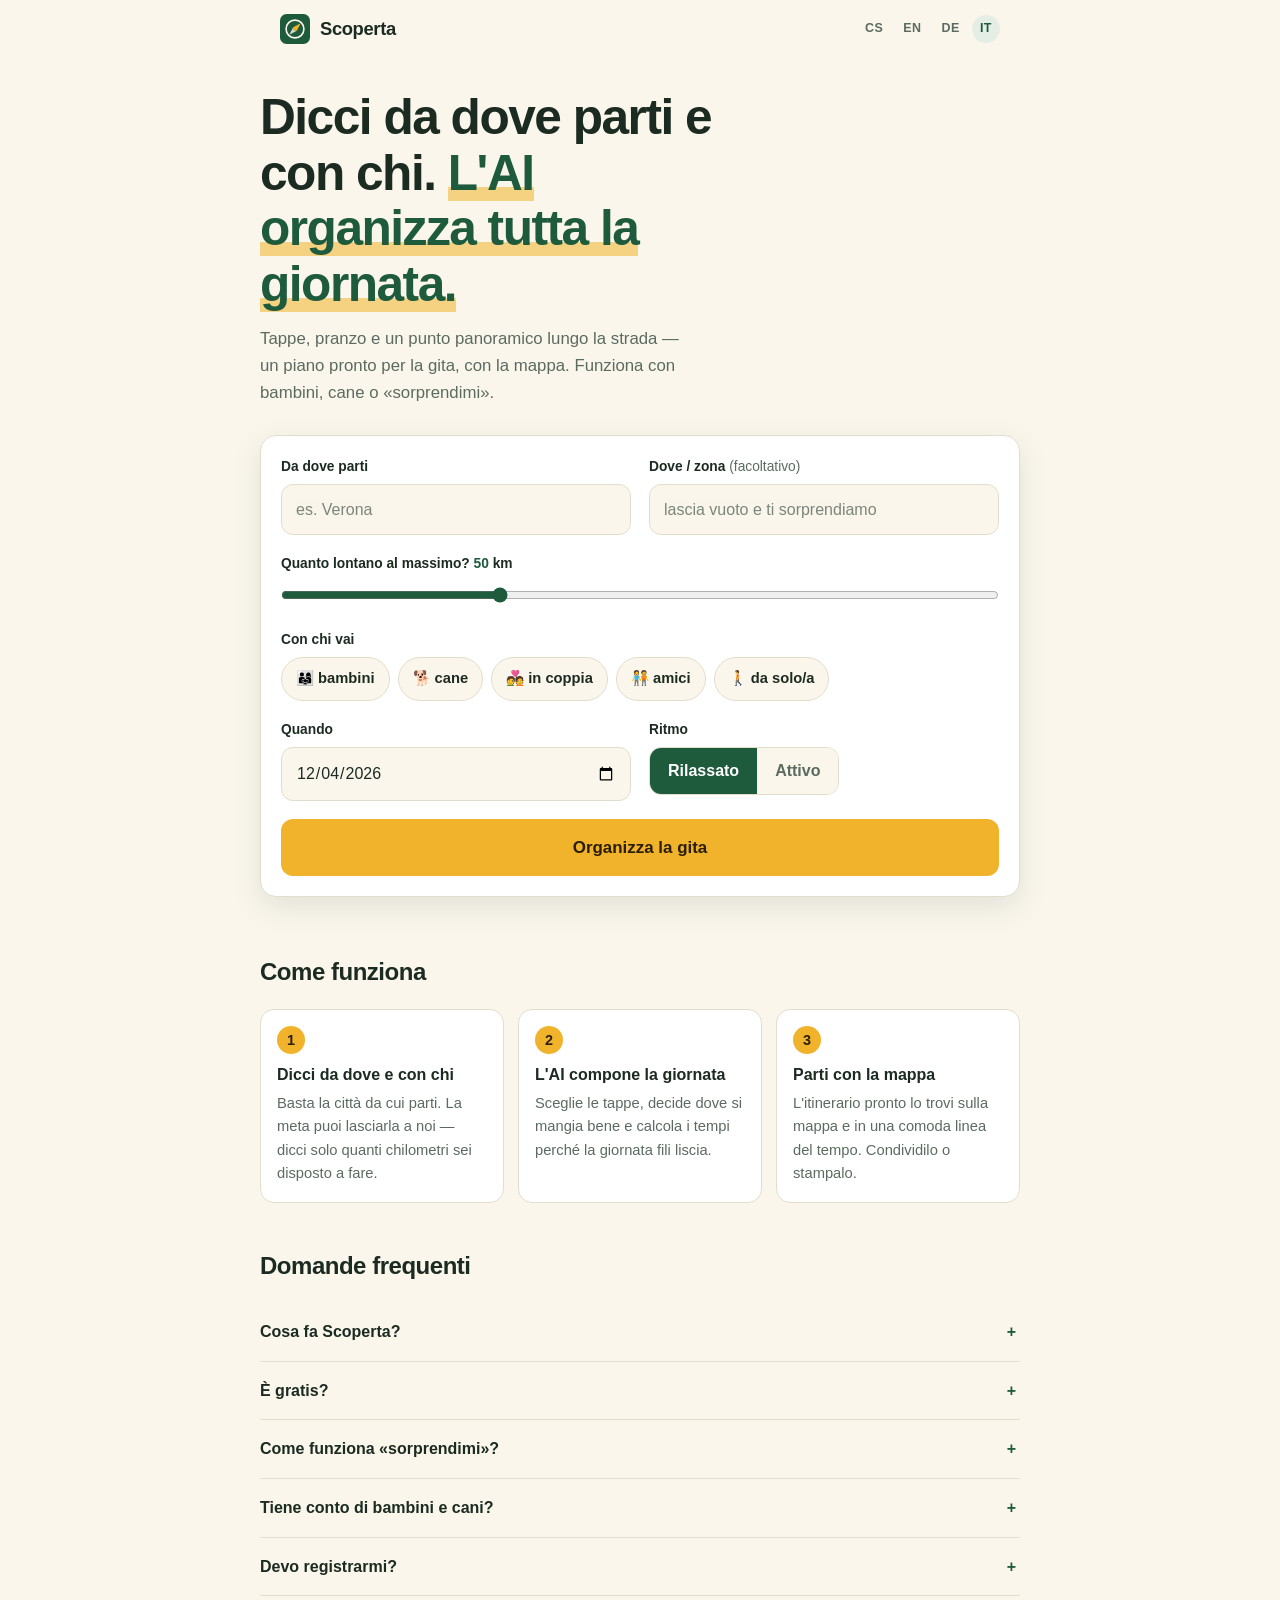
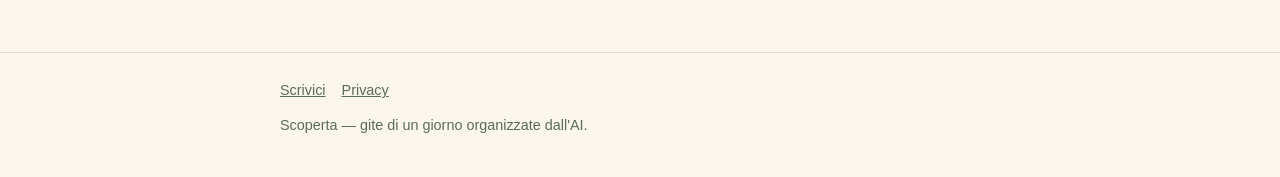
<file: it/index.html>
<!DOCTYPE html>
<html lang="it" data-locale="it">
<head>
<meta charset="utf-8">
<meta name="viewport" content="width=device-width, initial-scale=1">
<title>Scoperta — Gite fuori porta con l'AI | Itinerari con bambini e cane</title>
<meta name="description" content="Di' a Scoperta da dove parti e con chi — e l'AI organizza la tua gita di un giorno: tappe, pranzo, punto panoramico e mappa. Perfetta per famiglie, cani e coppie.">
<meta name="theme-color" content="#1E5A3C" media="(prefers-color-scheme: light)">
<meta name="theme-color" content="#0F1A14" media="(prefers-color-scheme: dark)">
<link rel="canonical" href="https://scoperta.app/it/">
<link rel="alternate" hreflang="cs" href="https://scoperta.app/">
<link rel="alternate" hreflang="en" href="https://scoperta.app/en/">
<link rel="alternate" hreflang="de" href="https://scoperta.app/de/">
<link rel="alternate" hreflang="it" href="https://scoperta.app/it/">
<link rel="alternate" hreflang="x-default" href="https://scoperta.app/en/">
<link rel="icon" href="../assets/favicon.svg" type="image/svg+xml">
<link rel="alternate icon" href="../assets/favicon.ico" sizes="32x32">
<link rel="apple-touch-icon" href="../assets/apple-touch-icon.png">
<meta property="og:type" content="website">
<meta property="og:site_name" content="Scoperta">
<meta property="og:locale" content="it_IT">
<meta property="og:title" content="Scoperta — Gite fuori porta con l'AI | Itinerari con bambini e cane">
<meta property="og:description" content="Di' a Scoperta da dove parti e con chi — e l'AI organizza la tua gita di un giorno: tappe, pranzo, punto panoramico e mappa. Perfetta per famiglie, cani e coppie.">
<meta property="og:url" content="https://scoperta.app/it/">
<meta property="og:image" content="https://scoperta.app/assets/og/it.png">
<meta property="og:image:width" content="1200">
<meta property="og:image:height" content="630">
<meta name="twitter:card" content="summary_large_image">
<meta name="twitter:title" content="Scoperta — Gite fuori porta con l'AI | Itinerari con bambini e cane">
<meta name="twitter:description" content="Di' a Scoperta da dove parti e con chi — e l'AI organizza la tua gita di un giorno: tappe, pranzo, punto panoramico e mappa. Perfetta per famiglie, cani e coppie.">
<meta name="twitter:image" content="https://scoperta.app/assets/og/it.png">
<link rel="stylesheet" href="../assets/app.css">
<link rel="preconnect" href="https://unpkg.com" crossorigin>
<link rel="dns-prefetch" href="https://tile.openstreetmap.org">
<script defer src="../assets/config.js"></script>
<script defer src="../assets/i18n/it.js"></script>
<script defer src="../assets/analytics.js"></script>
<script defer src="../assets/app.js"></script>
<script type="application/ld+json">{"@context": "https://schema.org", "@type": "WebApplication", "name": "Scoperta", "url": "https://scoperta.app/it/", "description": "Di' a Scoperta da dove parti e con chi — e l'AI organizza la tua gita di un giorno: tappe, pranzo, punto panoramico e mappa. Perfetta per famiglie, cani e coppie.", "applicationCategory": "TravelApplication", "operatingSystem": "Web", "inLanguage": "it", "offers": [{"@type": "Offer", "name": "Scoperta Plus (monthly)", "price": "3.99", "priceCurrency": "EUR"}, {"@type": "Offer", "name": "Scoperta Plus (yearly)", "price": "23.99", "priceCurrency": "EUR"}]}</script>
<script type="application/ld+json">{"@context": "https://schema.org", "@type": "FAQPage", "mainEntity": [{"@type": "Question", "name": "Cosa fa Scoperta?", "acceptedAnswer": {"@type": "Answer", "text": "Organizza una gita di un giorno in auto: dove andare, dove fermarsi, dove pranzare e quando rientrare. Il risultato è una linea del tempo con le tappe e una mappa."}}, {"@type": "Question", "name": "È gratis?", "acceptedAnswer": {"@type": "Answer", "text": "Organizzare una gita è gratuito, senza registrazione. Per chi vuole pianificare più gite al giorno e salvarle arriverà Scoperta Plus."}}, {"@type": "Question", "name": "Come funziona «sorprendimi»?", "acceptedAnswer": {"@type": "Answer", "text": "Lascia vuota la meta e imposta solo il raggio in chilometri: Scoperta sceglierà da sola un bel posto a portata di mano."}}, {"@type": "Question", "name": "Tiene conto di bambini e cani?", "acceptedAnswer": {"@type": "Answer", "text": "Sì. Se indichi che vengono bambini o il cane, preferiamo posti dove sono benvenuti — e alle tappe trovi note pensate per loro."}}, {"@type": "Question", "name": "Devo registrarmi?", "acceptedAnswer": {"@type": "Answer", "text": "No. Scrivi da dove parti e con chi, e in meno di un minuto hai il piano. Niente account, niente email."}}]}</script>
</head>
<body>
<a class="skip-link" href="#main">&#8595;</a>
<header class="site-header">
<a class="brand" href="../"><img src="../assets/favicon.svg" alt="" width="30" height="30">Scoperta</a>
<nav class="lang-switch" aria-label="Language"><a href="../" data-lang="cs" hreflang="cs">CS</a><a href="../en/" data-lang="en" hreflang="en">EN</a><a href="../de/" data-lang="de" hreflang="de">DE</a><a href="../it/" data-lang="it" hreflang="it" aria-current="true">IT</a></nav>
</header>
<main id="main">
<section class="hero wrap">
<h1>Dicci da dove parti e con chi. <em>L'AI organizza tutta la giornata.</em></h1>
<p class="sub">Tappe, pranzo e un punto panoramico lungo la strada — un piano pronto per la gita, con la mappa. Funziona con bambini, cane o «sorprendimi».</p>
<form id="trip-form" class="trip-form" novalidate="">
<div class="row-2">
<div class="field">
<label for="origin">Da dove parti</label>
<input type="text" id="origin" name="origin" required autocomplete="off" placeholder="es. Verona">
</div>
<div class="field">
<label for="area">Dove / zona <span class="hint">(facoltativo)</span></label>
<input type="text" id="area" name="area" autocomplete="off" placeholder="lascia vuoto e ti sorprendiamo">
</div>
</div>
<div class="field radius-field" id="radius-field">
<label for="radius">Quanto lontano al massimo? <output id="radius-out" for="radius">50</output>&nbsp;km</label>
<input type="range" id="radius" name="radius" min="20" max="120" step="5" value="50">
</div>
<div class="field">
<span class="chips-label" id="companions-label"><label>Con chi vai</label></span>
<div class="chips" role="group" aria-labelledby="companions-label">
<button type="button" class="chip" data-value="kids" aria-pressed="false">👨‍👩‍👧 bambini</button>
<button type="button" class="chip" data-value="dog" aria-pressed="false">🐕 cane</button>
<button type="button" class="chip" data-value="couple" aria-pressed="false">💑 in coppia</button>
<button type="button" class="chip" data-value="friends" aria-pressed="false">🧑‍🤝‍🧑 amici</button>
<button type="button" class="chip" data-value="solo" aria-pressed="false">🚶 da solo/a</button>
</div>
</div>
<div class="row-2">
<div class="field">
<label for="date">Quando</label>
<input type="date" id="date" name="date">
</div>
<div class="field">
<span class="chips-label" id="pace-label"><label>Ritmo</label></span>
<div class="segmented" role="group" aria-labelledby="pace-label">
<button type="button" data-pace="relaxed" aria-pressed="true">Rilassato</button>
<button type="button" data-pace="active" aria-pressed="false">Attivo</button>
</div>
</div>
</div>
<p id="form-error" class="form-error" hidden></p>
<button type="submit" id="submit-btn" class="cta">Organizza la gita</button>
</form>
</section>
<section id="loading" class="loading wrap" hidden aria-live="polite">
<div class="spinner" aria-hidden="true"></div>
<p class="msg" id="loading-msg"></p>
<p class="note">Di solito ci vogliono 15–40 secondi — l'AI sta scegliendo le tappe e componendo il percorso.</p>
<div class="skeleton" aria-hidden="true"><div></div><div></div><div></div></div>
</section>
<section id="result" class="result wrap" hidden aria-live="polite">
<h2 id="result-title"></h2>
<p id="result-summary" class="summary"></p>
<div id="result-meta" class="meta"></div>
<div id="packing" class="packing" hidden></div>
<ol id="timeline" class="timeline"></ol>
<div id="map" role="img" aria-label="Map"></div>
<div class="result-actions">
<button id="share-btn" class="btn btn-accent" type="button">📤 Condividi</button>
<button id="print-btn" class="btn" type="button">🖨️ Stampa</button>
<button id="variant-btn" class="btn" type="button">✨ Un'altra idea</button>
</div>
<div id="tips" class="tips" hidden>
<h3>💡 Consigli per il viaggio</h3>
<p id="tips-text"></p>
</div>
</section>
<section class="how wrap">
<h2>Come funziona</h2>
<ol class="steps">
<li><h3>Dicci da dove e con chi</h3><p>Basta la città da cui parti. La meta puoi lasciarla a noi — dicci solo quanti chilometri sei disposto a fare.</p></li>
<li><h3>L'AI compone la giornata</h3><p>Sceglie le tappe, decide dove si mangia bene e calcola i tempi perché la giornata fili liscia.</p></li>
<li><h3>Parti con la mappa</h3><p>L'itinerario pronto lo trovi sulla mappa e in una comoda linea del tempo. Condividilo o stampalo.</p></li>
</ol>
</section>
<section class="faq wrap">
<h2>Domande frequenti</h2>
<details><summary>Cosa fa Scoperta?</summary><p>Organizza una gita di un giorno in auto: dove andare, dove fermarsi, dove pranzare e quando rientrare. Il risultato è una linea del tempo con le tappe e una mappa.</p></details>
<details><summary>È gratis?</summary><p>Organizzare una gita è gratuito, senza registrazione. Per chi vuole pianificare più gite al giorno e salvarle arriverà Scoperta Plus.</p></details>
<details><summary>Come funziona «sorprendimi»?</summary><p>Lascia vuota la meta e imposta solo il raggio in chilometri: Scoperta sceglierà da sola un bel posto a portata di mano.</p></details>
<details><summary>Tiene conto di bambini e cani?</summary><p>Sì. Se indichi che vengono bambini o il cane, preferiamo posti dove sono benvenuti — e alle tappe trovi note pensate per loro.</p></details>
<details><summary>Devo registrarmi?</summary><p>No. Scrivi da dove parti e con chi, e in meno di un minuto hai il piano. Niente account, niente email.</p></details>
</section>
</main>
<footer class="site-footer">
<div class="wrap">
<div class="foot-links">
<a href="mailto:hello@scoperta.app">Scrivici</a>
<a href="../it/privacy.html">Privacy</a>
<button id="analytics-choice" class="analytics-choice" type="button" hidden>Impostazioni statistiche</button>
</div>
<p>Scoperta — gite di un giorno organizzate dall'AI.</p>
</div>
</footer>
<div id="paywall" class="modal-backdrop" hidden>
<div class="modal" role="dialog" aria-modal="true" aria-labelledby="pw-title">
<button class="close" type="button" aria-label="Close">✕</button>
<div id="paywall-main">
<span class="plus-badge">Scoperta Plus</span>
<h2 id="pw-title">Più gite, più scoperte.</h2>
<ul>
<li>Gite illimitate ogni giorno</li>
<li>Gite salvate in un unico posto</li>
<li>In arrivo: app mobile</li>
</ul>
<div class="plans">
<button class="plan-btn" type="button" data-plan="monthly"><span>Mensile</span><span class="price">3,99 €/mese</span></button>
<button class="plan-btn secondary" type="button" data-plan="yearly"><span>Annuale</span><span class="price">23,99 €/anno</span></button>
</div>
<p class="founder-note">Iscrizione da fondatore: il primo mese non lo addebitiamo, disdici quando vuoi.</p>
</div>
<div id="paywall-fallback" class="member-fallback" hidden>
<span class="plus-badge">Scoperta Plus</span>
<h2>In arrivo!</h2>
<p>Stiamo ultimando Scoperta Plus. Scrivici e sarai tra i primi a saperlo — i membri fondatori hanno il primo mese gratis.</p>
<p style="margin-top:14px"><a class="btn btn-accent" href="mailto:hello@scoperta.app?subject=Scoperta%20Plus">Tenetemi aggiornato</a></p>
</div>
</div>
</div>
<div id="cookie-bar" class="cookie-bar" hidden>
<p>Consenti a Scoperta di misurare l’utilizzo con il nostro servizio Tassello?</p>
<button id="cookie-accept" class="btn btn-accent" type="button">Consenti</button>
<button id="cookie-decline" class="btn" type="button">No, grazie</button>
</div>
</body>
</html>
</file>
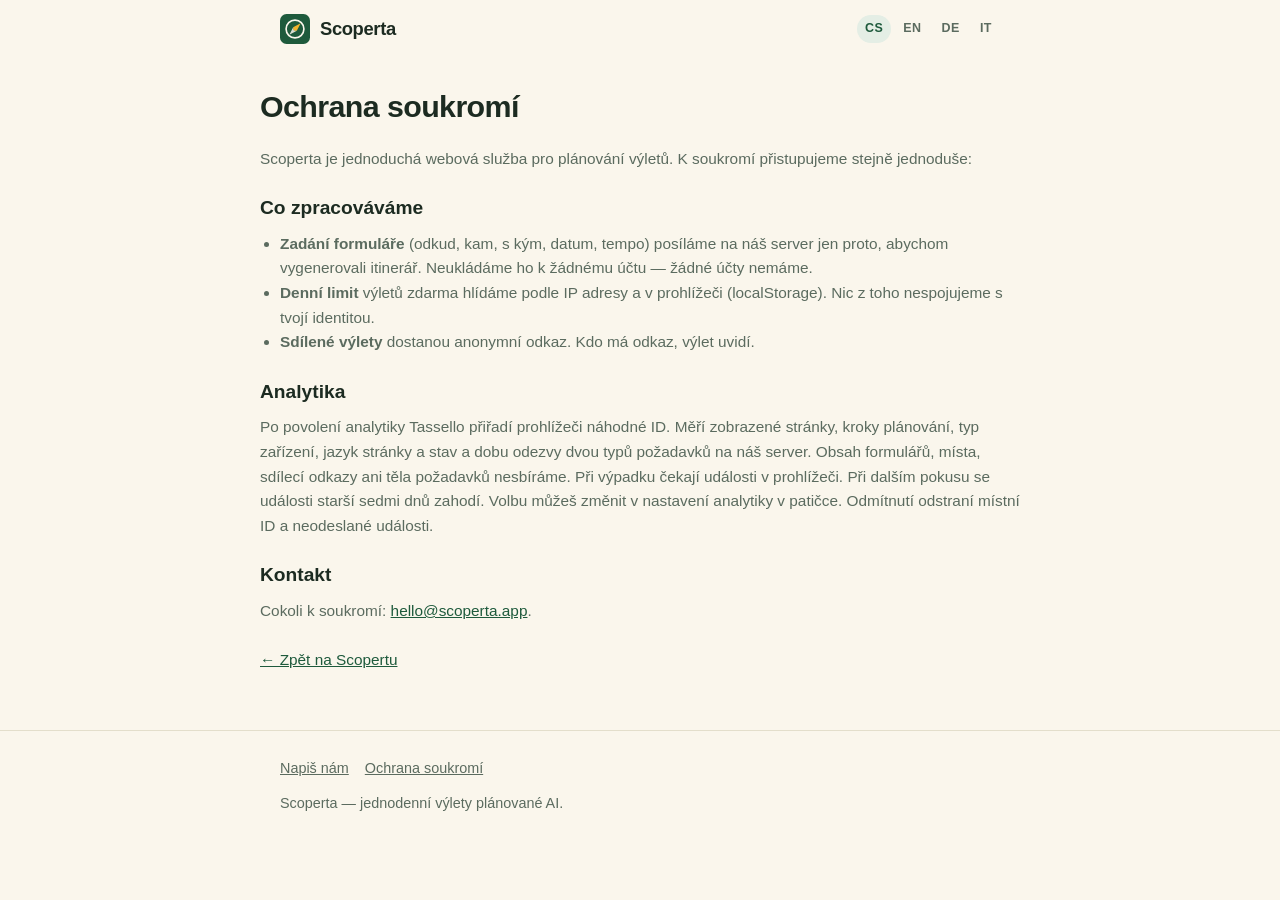
<file: privacy.html>
<!DOCTYPE html>
<html lang="cs" data-locale="cs">
<head>
<meta charset="utf-8">
<meta name="viewport" content="width=device-width, initial-scale=1">
<title>Ochrana soukromí | Scoperta</title>
<meta name="description" content="Ochrana soukromí — Scoperta">
<meta name="theme-color" content="#1E5A3C" media="(prefers-color-scheme: light)">
<meta name="theme-color" content="#0F1A14" media="(prefers-color-scheme: dark)">
<link rel="canonical" href="https://scoperta.app/privacy.html">
<link rel="alternate" hreflang="cs" href="https://scoperta.app/privacy.html">
<link rel="alternate" hreflang="en" href="https://scoperta.app/en/privacy.html">
<link rel="alternate" hreflang="de" href="https://scoperta.app/de/privacy.html">
<link rel="alternate" hreflang="it" href="https://scoperta.app/it/privacy.html">
<link rel="alternate" hreflang="x-default" href="https://scoperta.app/en/privacy.html">
<link rel="icon" href="assets/favicon.svg" type="image/svg+xml">
<link rel="alternate icon" href="assets/favicon.ico" sizes="32x32">
<link rel="apple-touch-icon" href="assets/apple-touch-icon.png">
<meta property="og:type" content="website">
<meta property="og:site_name" content="Scoperta">
<meta property="og:locale" content="cs_CZ">
<meta property="og:title" content="Ochrana soukromí | Scoperta">
<meta property="og:description" content="Ochrana soukromí — Scoperta">
<meta property="og:url" content="https://scoperta.app/privacy.html">
<meta property="og:image" content="https://scoperta.app/assets/og/cs.png">
<meta property="og:image:width" content="1200">
<meta property="og:image:height" content="630">
<meta name="twitter:card" content="summary_large_image">
<meta name="twitter:title" content="Ochrana soukromí | Scoperta">
<meta name="twitter:description" content="Ochrana soukromí — Scoperta">
<meta name="twitter:image" content="https://scoperta.app/assets/og/cs.png">
<link rel="stylesheet" href="assets/app.css">
<link rel="preconnect" href="https://unpkg.com" crossorigin>
<link rel="dns-prefetch" href="https://tile.openstreetmap.org">
<script defer src="assets/config.js"></script>
<script defer src="assets/i18n/cs.js"></script>
<script defer src="assets/analytics.js"></script>
<script defer src="assets/app.js"></script>

</head>
<body>
<header class="site-header">
<a class="brand" href="./"><img src="assets/favicon.svg" alt="" width="30" height="30">Scoperta</a>
<nav class="lang-switch" aria-label="Language"><a href="privacy.html" data-lang="cs" hreflang="cs" aria-current="true">CS</a><a href="en/privacy.html" data-lang="en" hreflang="en">EN</a><a href="de/privacy.html" data-lang="de" hreflang="de">DE</a><a href="it/privacy.html" data-lang="it" hreflang="it">IT</a></nav>
</header>
<main>
<article class="prose wrap">
<h1>Ochrana soukromí</h1>
<p>Scoperta je jednoduchá webová služba pro plánování výletů. K soukromí přistupujeme stejně jednoduše:</p>
<h2>Co zpracováváme</h2>
<ul>
<li><strong>Zadání formuláře</strong> (odkud, kam, s kým, datum, tempo) posíláme na náš server jen proto, abychom vygenerovali itinerář. Neukládáme ho k žádnému účtu — žádné účty nemáme.</li>
<li><strong>Denní limit</strong> výletů zdarma hlídáme podle IP adresy a v prohlížeči (localStorage). Nic z toho nespojujeme s tvojí identitou.</li>
<li><strong>Sdílené výlety</strong> dostanou anonymní odkaz. Kdo má odkaz, výlet uvidí.</li>
</ul>
<h2>Analytika</h2>
<p>Po povolení analytiky Tassello přiřadí prohlížeči náhodné ID. Měří zobrazené stránky, kroky plánování, typ zařízení, jazyk stránky a stav a dobu odezvy dvou typů požadavků na náš server. Obsah formulářů, místa, sdílecí odkazy ani těla požadavků nesbíráme. Při výpadku čekají události v prohlížeči. Při dalším pokusu se události starší sedmi dnů zahodí. Volbu můžeš změnit v nastavení analytiky v patičce. Odmítnutí odstraní místní ID a neodeslané události.</p>
<h2>Kontakt</h2>
<p>Cokoli k soukromí: <a href="mailto:hello@scoperta.app">hello@scoperta.app</a>.</p>
<p style="margin-top:24px"><a href="./">← Zpět na Scopertu</a></p>
</article>
</main>
<footer class="site-footer">
<div class="wrap">
<div class="foot-links">
<a href="mailto:hello@scoperta.app">Napiš nám</a>
<a href="privacy.html">Ochrana soukromí</a>
<button id="analytics-choice" class="analytics-choice" type="button" hidden>Nastavení analytiky</button>
</div>
<p>Scoperta — jednodenní výlety plánované AI.</p>
</div>
</footer>
<div id="cookie-bar" class="cookie-bar" hidden>
<p>Souhlasíš s měřením používání Scoperty pomocí našeho Tassella?</p>
<button id="cookie-accept" class="btn btn-accent" type="button">Povolit</button>
<button id="cookie-decline" class="btn" type="button">Ne, díky</button>
</div>
</body>
</html>
</file>
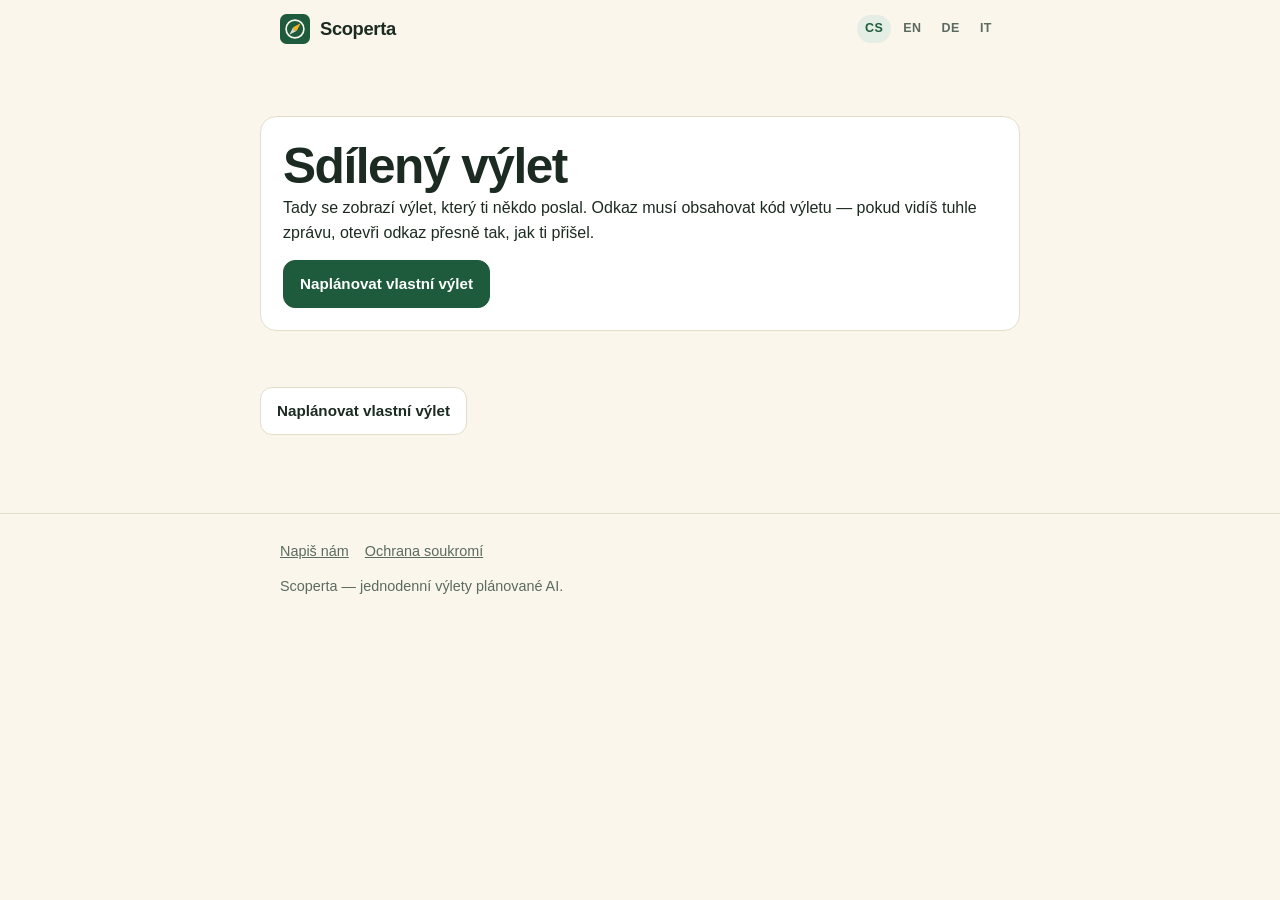
<file: trip.html>
<!DOCTYPE html>
<html lang="cs" data-locale="cs">
<head>
<meta charset="utf-8">
<meta name="viewport" content="width=device-width, initial-scale=1">
<title>Sdílený výlet | Scoperta</title>
<meta name="description" content="Podívej se na jednodenní výlet naplánovaný AI plánovačem Scoperta — zastávky, oběd i mapa.">
<meta name="theme-color" content="#1E5A3C" media="(prefers-color-scheme: light)">
<meta name="theme-color" content="#0F1A14" media="(prefers-color-scheme: dark)">
<link rel="canonical" href="https://scoperta.app/trip.html">
<link rel="alternate" hreflang="cs" href="https://scoperta.app/trip.html">
<link rel="alternate" hreflang="en" href="https://scoperta.app/en/trip.html">
<link rel="alternate" hreflang="de" href="https://scoperta.app/de/trip.html">
<link rel="alternate" hreflang="it" href="https://scoperta.app/it/trip.html">
<link rel="alternate" hreflang="x-default" href="https://scoperta.app/en/trip.html">
<link rel="icon" href="assets/favicon.svg" type="image/svg+xml">
<link rel="alternate icon" href="assets/favicon.ico" sizes="32x32">
<link rel="apple-touch-icon" href="assets/apple-touch-icon.png">
<meta property="og:type" content="website">
<meta property="og:site_name" content="Scoperta">
<meta property="og:locale" content="cs_CZ">
<meta property="og:title" content="Sdílený výlet | Scoperta">
<meta property="og:description" content="Podívej se na jednodenní výlet naplánovaný AI plánovačem Scoperta — zastávky, oběd i mapa.">
<meta property="og:url" content="https://scoperta.app/trip.html">
<meta property="og:image" content="https://scoperta.app/assets/og/cs.png">
<meta property="og:image:width" content="1200">
<meta property="og:image:height" content="630">
<meta name="twitter:card" content="summary_large_image">
<meta name="twitter:title" content="Sdílený výlet | Scoperta">
<meta name="twitter:description" content="Podívej se na jednodenní výlet naplánovaný AI plánovačem Scoperta — zastávky, oběd i mapa.">
<meta name="twitter:image" content="https://scoperta.app/assets/og/cs.png">
<link rel="stylesheet" href="assets/app.css">
<link rel="preconnect" href="https://unpkg.com" crossorigin>
<link rel="dns-prefetch" href="https://tile.openstreetmap.org">
<script defer src="assets/config.js"></script>
<script defer src="assets/i18n/cs.js"></script>
<script defer src="assets/analytics.js"></script>
<script defer src="assets/app.js"></script>

</head>
<body>
<header class="site-header">
<a class="brand" href="./"><img src="assets/favicon.svg" alt="" width="30" height="30">Scoperta</a>
<nav class="lang-switch" aria-label="Language"><a href="trip.html" data-lang="cs" hreflang="cs" aria-current="true">CS</a><a href="en/trip.html" data-lang="en" hreflang="en">EN</a><a href="de/trip.html" data-lang="de" hreflang="de">DE</a><a href="it/trip.html" data-lang="it" hreflang="it">IT</a></nav>
</header>
<main id="trip-page">
<section class="hero wrap">
<div id="trip-intro" class="trip-hint">
<h1>Sdílený výlet</h1>
<p>Tady se zobrazí výlet, který ti někdo poslal. Odkaz musí obsahovat kód výletu — pokud vidíš tuhle zprávu, otevři odkaz přesně tak, jak ti přišel.</p>
<p style="margin-top:14px"><a class="btn btn-accent" href="./">Naplánovat vlastní výlet</a></p>
</div>
<p id="trip-status" class="form-error" hidden aria-live="polite"></p>
</section>
<section id="result" class="result wrap" hidden aria-live="polite">
<h2 id="result-title"></h2>
<p id="result-summary" class="summary"></p>
<div id="result-meta" class="meta"></div>
<div id="packing" class="packing" hidden></div>
<ol id="timeline" class="timeline"></ol>
<div id="map" role="img" aria-label="Map"></div>
<div class="result-actions">
<button id="share-btn" class="btn btn-accent" type="button">📤 Sdílet</button>
<button id="print-btn" class="btn" type="button">🖨️ Tisk</button>

</div>
<div id="tips" class="tips" hidden>
<h3>💡 Tipy na cestu</h3>
<p id="tips-text"></p>
</div>
</section>
<section class="wrap tips-cta" style="padding:18px 0 30px">
<a class="btn" href="./">Naplánovat vlastní výlet</a>
</section>
</main>
<footer class="site-footer">
<div class="wrap">
<div class="foot-links">
<a href="mailto:hello@scoperta.app">Napiš nám</a>
<a href="privacy.html">Ochrana soukromí</a>
<button id="analytics-choice" class="analytics-choice" type="button" hidden>Nastavení analytiky</button>
</div>
<p>Scoperta — jednodenní výlety plánované AI.</p>
</div>
</footer>
<div id="cookie-bar" class="cookie-bar" hidden>
<p>Souhlasíš s měřením používání Scoperty pomocí našeho Tassella?</p>
<button id="cookie-accept" class="btn btn-accent" type="button">Povolit</button>
<button id="cookie-decline" class="btn" type="button">Ne, díky</button>
</div>
</body>
</html>
</file>
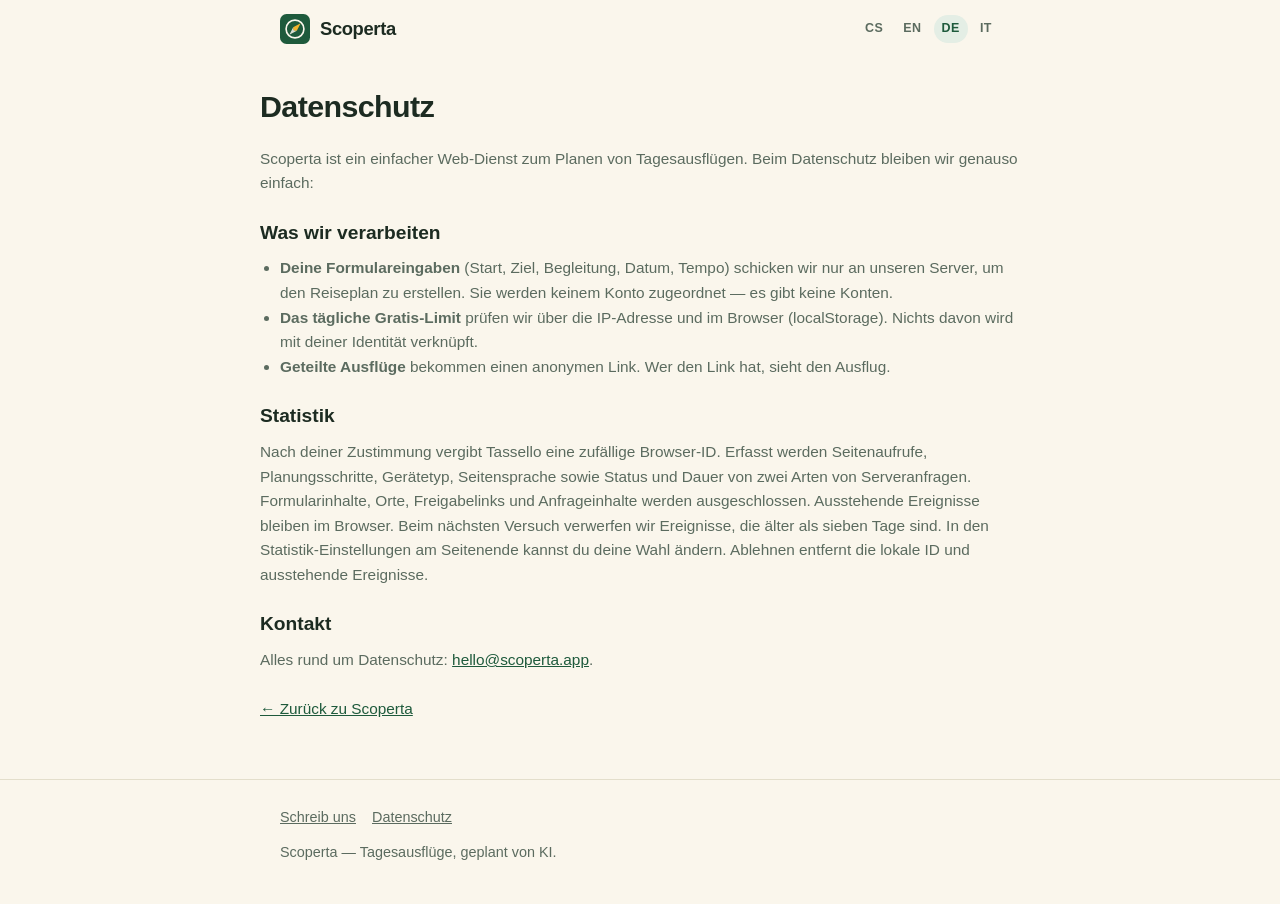
<file: de/privacy.html>
<!DOCTYPE html>
<html lang="de" data-locale="de">
<head>
<meta charset="utf-8">
<meta name="viewport" content="width=device-width, initial-scale=1">
<title>Datenschutz | Scoperta</title>
<meta name="description" content="Datenschutz — Scoperta">
<meta name="theme-color" content="#1E5A3C" media="(prefers-color-scheme: light)">
<meta name="theme-color" content="#0F1A14" media="(prefers-color-scheme: dark)">
<link rel="canonical" href="https://scoperta.app/de/privacy.html">
<link rel="alternate" hreflang="cs" href="https://scoperta.app/privacy.html">
<link rel="alternate" hreflang="en" href="https://scoperta.app/en/privacy.html">
<link rel="alternate" hreflang="de" href="https://scoperta.app/de/privacy.html">
<link rel="alternate" hreflang="it" href="https://scoperta.app/it/privacy.html">
<link rel="alternate" hreflang="x-default" href="https://scoperta.app/en/privacy.html">
<link rel="icon" href="../assets/favicon.svg" type="image/svg+xml">
<link rel="alternate icon" href="../assets/favicon.ico" sizes="32x32">
<link rel="apple-touch-icon" href="../assets/apple-touch-icon.png">
<meta property="og:type" content="website">
<meta property="og:site_name" content="Scoperta">
<meta property="og:locale" content="de_DE">
<meta property="og:title" content="Datenschutz | Scoperta">
<meta property="og:description" content="Datenschutz — Scoperta">
<meta property="og:url" content="https://scoperta.app/de/privacy.html">
<meta property="og:image" content="https://scoperta.app/assets/og/de.png">
<meta property="og:image:width" content="1200">
<meta property="og:image:height" content="630">
<meta name="twitter:card" content="summary_large_image">
<meta name="twitter:title" content="Datenschutz | Scoperta">
<meta name="twitter:description" content="Datenschutz — Scoperta">
<meta name="twitter:image" content="https://scoperta.app/assets/og/de.png">
<link rel="stylesheet" href="../assets/app.css">
<link rel="preconnect" href="https://unpkg.com" crossorigin>
<link rel="dns-prefetch" href="https://tile.openstreetmap.org">
<script defer src="../assets/config.js"></script>
<script defer src="../assets/i18n/de.js"></script>
<script defer src="../assets/analytics.js"></script>
<script defer src="../assets/app.js"></script>

</head>
<body>
<header class="site-header">
<a class="brand" href="../"><img src="../assets/favicon.svg" alt="" width="30" height="30">Scoperta</a>
<nav class="lang-switch" aria-label="Language"><a href="../privacy.html" data-lang="cs" hreflang="cs">CS</a><a href="../en/privacy.html" data-lang="en" hreflang="en">EN</a><a href="../de/privacy.html" data-lang="de" hreflang="de" aria-current="true">DE</a><a href="../it/privacy.html" data-lang="it" hreflang="it">IT</a></nav>
</header>
<main>
<article class="prose wrap">
<h1>Datenschutz</h1>
<p>Scoperta ist ein einfacher Web-Dienst zum Planen von Tagesausflügen. Beim Datenschutz bleiben wir genauso einfach:</p>
<h2>Was wir verarbeiten</h2>
<ul>
<li><strong>Deine Formulareingaben</strong> (Start, Ziel, Begleitung, Datum, Tempo) schicken wir nur an unseren Server, um den Reiseplan zu erstellen. Sie werden keinem Konto zugeordnet — es gibt keine Konten.</li>
<li><strong>Das tägliche Gratis-Limit</strong> prüfen wir über die IP-Adresse und im Browser (localStorage). Nichts davon wird mit deiner Identität verknüpft.</li>
<li><strong>Geteilte Ausflüge</strong> bekommen einen anonymen Link. Wer den Link hat, sieht den Ausflug.</li>
</ul>
<h2>Statistik</h2>
<p>Nach deiner Zustimmung vergibt Tassello eine zufällige Browser-ID. Erfasst werden Seitenaufrufe, Planungsschritte, Gerätetyp, Seitensprache sowie Status und Dauer von zwei Arten von Serveranfragen. Formularinhalte, Orte, Freigabelinks und Anfrageinhalte werden ausgeschlossen. Ausstehende Ereignisse bleiben im Browser. Beim nächsten Versuch verwerfen wir Ereignisse, die älter als sieben Tage sind. In den Statistik-Einstellungen am Seitenende kannst du deine Wahl ändern. Ablehnen entfernt die lokale ID und ausstehende Ereignisse.</p>
<h2>Kontakt</h2>
<p>Alles rund um Datenschutz: <a href="mailto:hello@scoperta.app">hello@scoperta.app</a>.</p>
<p style="margin-top:24px"><a href="../">← Zurück zu Scoperta</a></p>
</article>
</main>
<footer class="site-footer">
<div class="wrap">
<div class="foot-links">
<a href="mailto:hello@scoperta.app">Schreib uns</a>
<a href="../de/privacy.html">Datenschutz</a>
<button id="analytics-choice" class="analytics-choice" type="button" hidden>Statistik-Einstellungen</button>
</div>
<p>Scoperta — Tagesausflüge, geplant von KI.</p>
</div>
</footer>
<div id="cookie-bar" class="cookie-bar" hidden>
<p>Darf Scoperta die Nutzung mit unserer eigenen Statistik Tassello messen?</p>
<button id="cookie-accept" class="btn btn-accent" type="button">Erlauben</button>
<button id="cookie-decline" class="btn" type="button">Nein, danke</button>
</div>
</body>
</html>
</file>
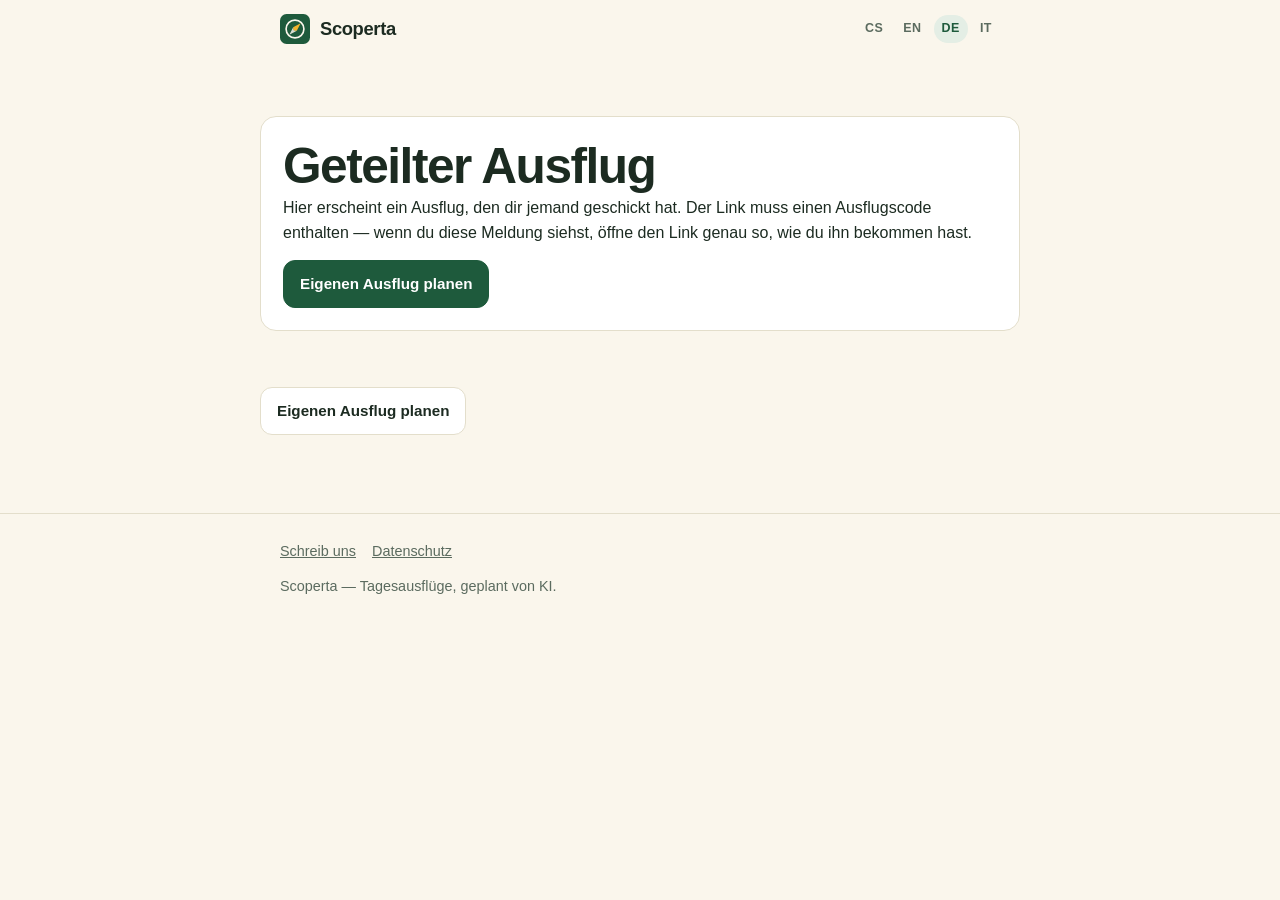
<file: de/trip.html>
<!DOCTYPE html>
<html lang="de" data-locale="de">
<head>
<meta charset="utf-8">
<meta name="viewport" content="width=device-width, initial-scale=1">
<title>Geteilter Ausflug | Scoperta</title>
<meta name="description" content="Schau dir einen Tagesausflug an, geplant mit Scoperta, dem KI-Ausflugsplaner — Stopps, Mittagessen und Karte.">
<meta name="theme-color" content="#1E5A3C" media="(prefers-color-scheme: light)">
<meta name="theme-color" content="#0F1A14" media="(prefers-color-scheme: dark)">
<link rel="canonical" href="https://scoperta.app/de/trip.html">
<link rel="alternate" hreflang="cs" href="https://scoperta.app/trip.html">
<link rel="alternate" hreflang="en" href="https://scoperta.app/en/trip.html">
<link rel="alternate" hreflang="de" href="https://scoperta.app/de/trip.html">
<link rel="alternate" hreflang="it" href="https://scoperta.app/it/trip.html">
<link rel="alternate" hreflang="x-default" href="https://scoperta.app/en/trip.html">
<link rel="icon" href="../assets/favicon.svg" type="image/svg+xml">
<link rel="alternate icon" href="../assets/favicon.ico" sizes="32x32">
<link rel="apple-touch-icon" href="../assets/apple-touch-icon.png">
<meta property="og:type" content="website">
<meta property="og:site_name" content="Scoperta">
<meta property="og:locale" content="de_DE">
<meta property="og:title" content="Geteilter Ausflug | Scoperta">
<meta property="og:description" content="Schau dir einen Tagesausflug an, geplant mit Scoperta, dem KI-Ausflugsplaner — Stopps, Mittagessen und Karte.">
<meta property="og:url" content="https://scoperta.app/de/trip.html">
<meta property="og:image" content="https://scoperta.app/assets/og/de.png">
<meta property="og:image:width" content="1200">
<meta property="og:image:height" content="630">
<meta name="twitter:card" content="summary_large_image">
<meta name="twitter:title" content="Geteilter Ausflug | Scoperta">
<meta name="twitter:description" content="Schau dir einen Tagesausflug an, geplant mit Scoperta, dem KI-Ausflugsplaner — Stopps, Mittagessen und Karte.">
<meta name="twitter:image" content="https://scoperta.app/assets/og/de.png">
<link rel="stylesheet" href="../assets/app.css">
<link rel="preconnect" href="https://unpkg.com" crossorigin>
<link rel="dns-prefetch" href="https://tile.openstreetmap.org">
<script defer src="../assets/config.js"></script>
<script defer src="../assets/i18n/de.js"></script>
<script defer src="../assets/analytics.js"></script>
<script defer src="../assets/app.js"></script>

</head>
<body>
<header class="site-header">
<a class="brand" href="../"><img src="../assets/favicon.svg" alt="" width="30" height="30">Scoperta</a>
<nav class="lang-switch" aria-label="Language"><a href="../trip.html" data-lang="cs" hreflang="cs">CS</a><a href="../en/trip.html" data-lang="en" hreflang="en">EN</a><a href="../de/trip.html" data-lang="de" hreflang="de" aria-current="true">DE</a><a href="../it/trip.html" data-lang="it" hreflang="it">IT</a></nav>
</header>
<main id="trip-page">
<section class="hero wrap">
<div id="trip-intro" class="trip-hint">
<h1>Geteilter Ausflug</h1>
<p>Hier erscheint ein Ausflug, den dir jemand geschickt hat. Der Link muss einen Ausflugscode enthalten — wenn du diese Meldung siehst, öffne den Link genau so, wie du ihn bekommen hast.</p>
<p style="margin-top:14px"><a class="btn btn-accent" href="../">Eigenen Ausflug planen</a></p>
</div>
<p id="trip-status" class="form-error" hidden aria-live="polite"></p>
</section>
<section id="result" class="result wrap" hidden aria-live="polite">
<h2 id="result-title"></h2>
<p id="result-summary" class="summary"></p>
<div id="result-meta" class="meta"></div>
<div id="packing" class="packing" hidden></div>
<ol id="timeline" class="timeline"></ol>
<div id="map" role="img" aria-label="Map"></div>
<div class="result-actions">
<button id="share-btn" class="btn btn-accent" type="button">📤 Teilen</button>
<button id="print-btn" class="btn" type="button">🖨️ Drucken</button>

</div>
<div id="tips" class="tips" hidden>
<h3>💡 Tipps für unterwegs</h3>
<p id="tips-text"></p>
</div>
</section>
<section class="wrap tips-cta" style="padding:18px 0 30px">
<a class="btn" href="../">Eigenen Ausflug planen</a>
</section>
</main>
<footer class="site-footer">
<div class="wrap">
<div class="foot-links">
<a href="mailto:hello@scoperta.app">Schreib uns</a>
<a href="../de/privacy.html">Datenschutz</a>
<button id="analytics-choice" class="analytics-choice" type="button" hidden>Statistik-Einstellungen</button>
</div>
<p>Scoperta — Tagesausflüge, geplant von KI.</p>
</div>
</footer>
<div id="cookie-bar" class="cookie-bar" hidden>
<p>Darf Scoperta die Nutzung mit unserer eigenen Statistik Tassello messen?</p>
<button id="cookie-accept" class="btn btn-accent" type="button">Erlauben</button>
<button id="cookie-decline" class="btn" type="button">Nein, danke</button>
</div>
</body>
</html>
</file>
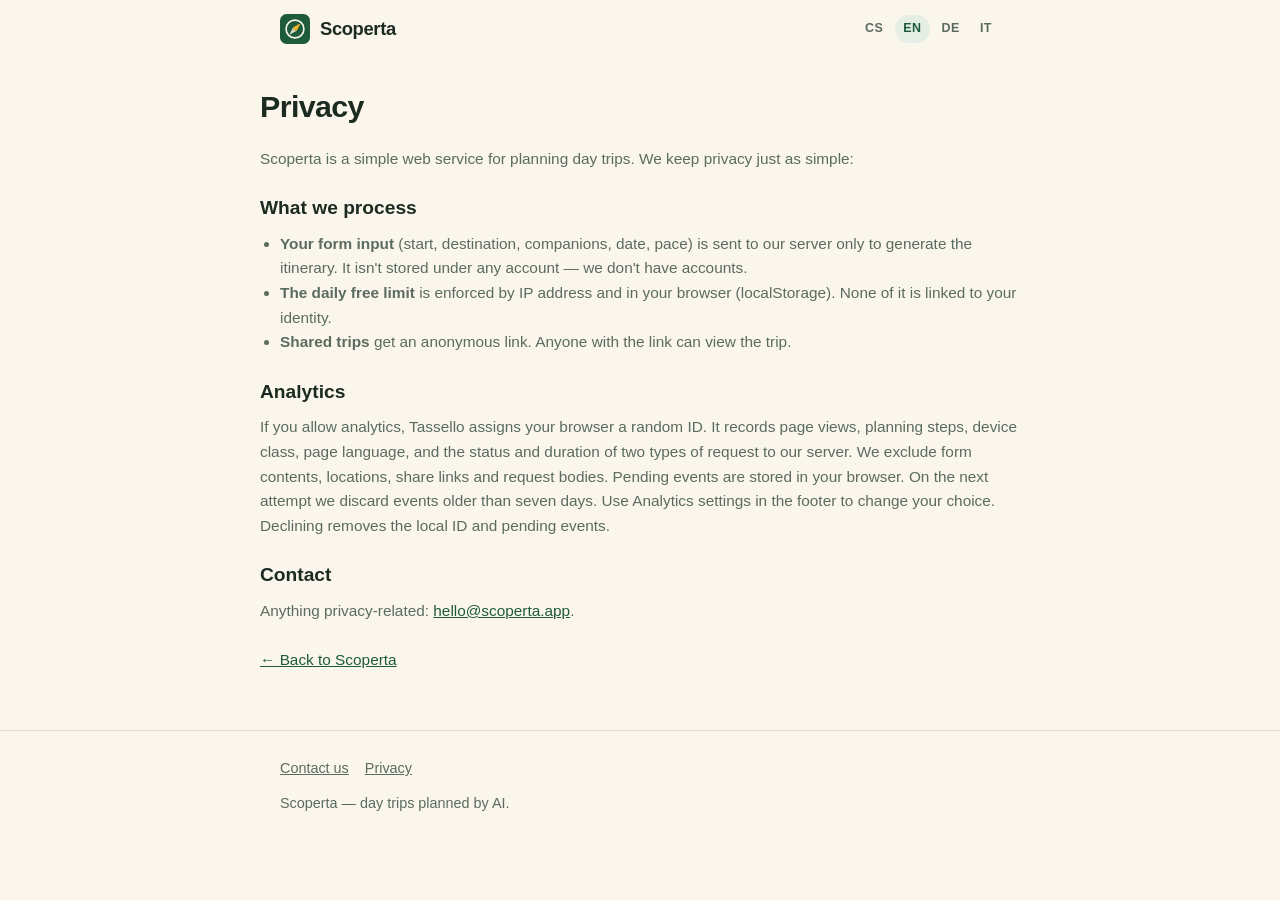
<file: en/privacy.html>
<!DOCTYPE html>
<html lang="en" data-locale="en">
<head>
<meta charset="utf-8">
<meta name="viewport" content="width=device-width, initial-scale=1">
<title>Privacy | Scoperta</title>
<meta name="description" content="Privacy — Scoperta">
<meta name="theme-color" content="#1E5A3C" media="(prefers-color-scheme: light)">
<meta name="theme-color" content="#0F1A14" media="(prefers-color-scheme: dark)">
<link rel="canonical" href="https://scoperta.app/en/privacy.html">
<link rel="alternate" hreflang="cs" href="https://scoperta.app/privacy.html">
<link rel="alternate" hreflang="en" href="https://scoperta.app/en/privacy.html">
<link rel="alternate" hreflang="de" href="https://scoperta.app/de/privacy.html">
<link rel="alternate" hreflang="it" href="https://scoperta.app/it/privacy.html">
<link rel="alternate" hreflang="x-default" href="https://scoperta.app/en/privacy.html">
<link rel="icon" href="../assets/favicon.svg" type="image/svg+xml">
<link rel="alternate icon" href="../assets/favicon.ico" sizes="32x32">
<link rel="apple-touch-icon" href="../assets/apple-touch-icon.png">
<meta property="og:type" content="website">
<meta property="og:site_name" content="Scoperta">
<meta property="og:locale" content="en_US">
<meta property="og:title" content="Privacy | Scoperta">
<meta property="og:description" content="Privacy — Scoperta">
<meta property="og:url" content="https://scoperta.app/en/privacy.html">
<meta property="og:image" content="https://scoperta.app/assets/og/en.png">
<meta property="og:image:width" content="1200">
<meta property="og:image:height" content="630">
<meta name="twitter:card" content="summary_large_image">
<meta name="twitter:title" content="Privacy | Scoperta">
<meta name="twitter:description" content="Privacy — Scoperta">
<meta name="twitter:image" content="https://scoperta.app/assets/og/en.png">
<link rel="stylesheet" href="../assets/app.css">
<link rel="preconnect" href="https://unpkg.com" crossorigin>
<link rel="dns-prefetch" href="https://tile.openstreetmap.org">
<script defer src="../assets/config.js"></script>
<script defer src="../assets/i18n/en.js"></script>
<script defer src="../assets/analytics.js"></script>
<script defer src="../assets/app.js"></script>

</head>
<body>
<header class="site-header">
<a class="brand" href="../"><img src="../assets/favicon.svg" alt="" width="30" height="30">Scoperta</a>
<nav class="lang-switch" aria-label="Language"><a href="../privacy.html" data-lang="cs" hreflang="cs">CS</a><a href="../en/privacy.html" data-lang="en" hreflang="en" aria-current="true">EN</a><a href="../de/privacy.html" data-lang="de" hreflang="de">DE</a><a href="../it/privacy.html" data-lang="it" hreflang="it">IT</a></nav>
</header>
<main>
<article class="prose wrap">
<h1>Privacy</h1>
<p>Scoperta is a simple web service for planning day trips. We keep privacy just as simple:</p>
<h2>What we process</h2>
<ul>
<li><strong>Your form input</strong> (start, destination, companions, date, pace) is sent to our server only to generate the itinerary. It isn't stored under any account — we don't have accounts.</li>
<li><strong>The daily free limit</strong> is enforced by IP address and in your browser (localStorage). None of it is linked to your identity.</li>
<li><strong>Shared trips</strong> get an anonymous link. Anyone with the link can view the trip.</li>
</ul>
<h2>Analytics</h2>
<p>If you allow analytics, Tassello assigns your browser a random ID. It records page views, planning steps, device class, page language, and the status and duration of two types of request to our server. We exclude form contents, locations, share links and request bodies. Pending events are stored in your browser. On the next attempt we discard events older than seven days. Use Analytics settings in the footer to change your choice. Declining removes the local ID and pending events.</p>
<h2>Contact</h2>
<p>Anything privacy-related: <a href="mailto:hello@scoperta.app">hello@scoperta.app</a>.</p>
<p style="margin-top:24px"><a href="../">← Back to Scoperta</a></p>
</article>
</main>
<footer class="site-footer">
<div class="wrap">
<div class="foot-links">
<a href="mailto:hello@scoperta.app">Contact us</a>
<a href="../en/privacy.html">Privacy</a>
<button id="analytics-choice" class="analytics-choice" type="button" hidden>Analytics settings</button>
</div>
<p>Scoperta — day trips planned by AI.</p>
</div>
</footer>
<div id="cookie-bar" class="cookie-bar" hidden>
<p>Allow Scoperta to measure usage with our own Tassello analytics?</p>
<button id="cookie-accept" class="btn btn-accent" type="button">Allow</button>
<button id="cookie-decline" class="btn" type="button">No thanks</button>
</div>
</body>
</html>
</file>
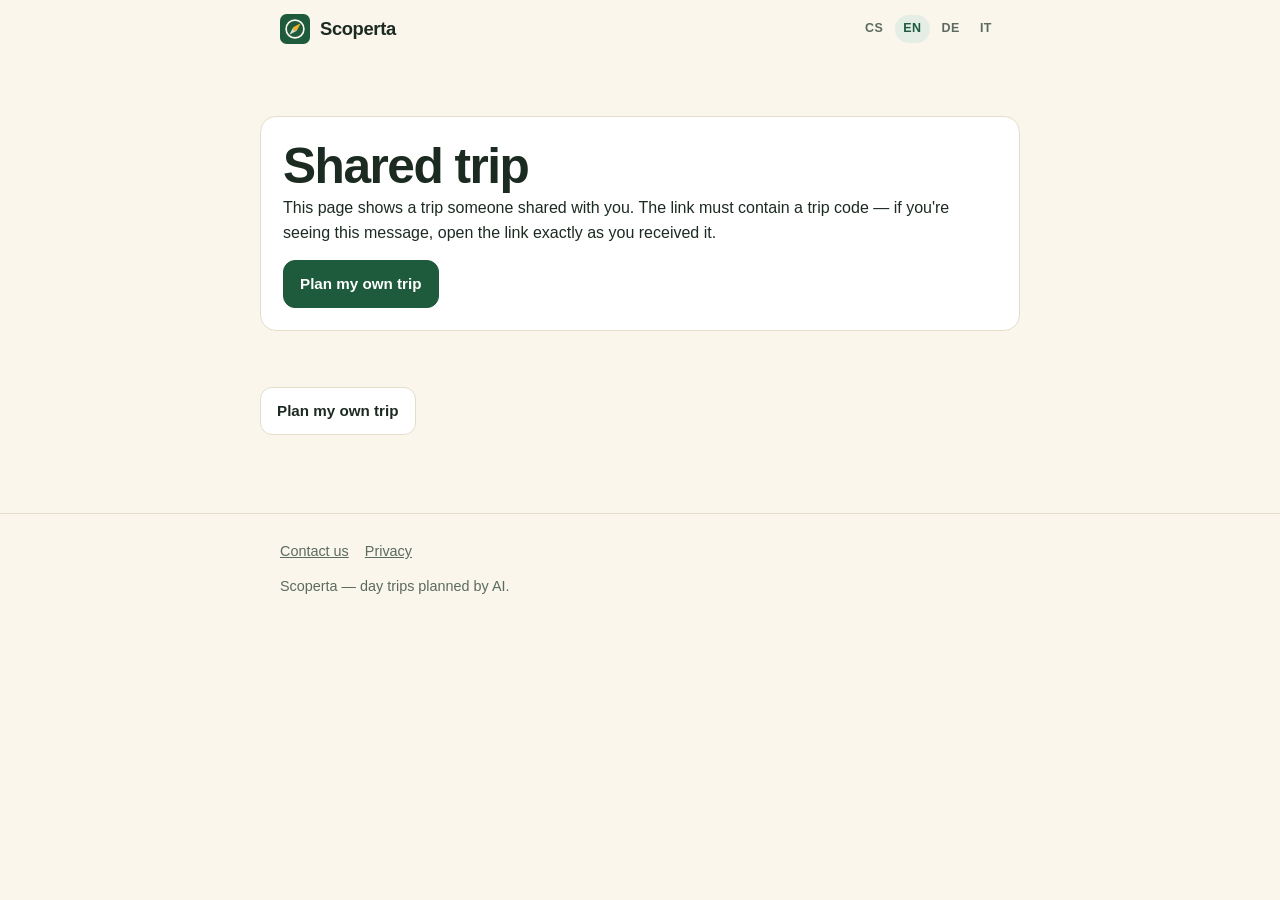
<file: en/trip.html>
<!DOCTYPE html>
<html lang="en" data-locale="en">
<head>
<meta charset="utf-8">
<meta name="viewport" content="width=device-width, initial-scale=1">
<title>Shared Trip | Scoperta</title>
<meta name="description" content="Take a look at a day trip planned by Scoperta, the AI day trip planner — stops, lunch and a map.">
<meta name="theme-color" content="#1E5A3C" media="(prefers-color-scheme: light)">
<meta name="theme-color" content="#0F1A14" media="(prefers-color-scheme: dark)">
<link rel="canonical" href="https://scoperta.app/en/trip.html">
<link rel="alternate" hreflang="cs" href="https://scoperta.app/trip.html">
<link rel="alternate" hreflang="en" href="https://scoperta.app/en/trip.html">
<link rel="alternate" hreflang="de" href="https://scoperta.app/de/trip.html">
<link rel="alternate" hreflang="it" href="https://scoperta.app/it/trip.html">
<link rel="alternate" hreflang="x-default" href="https://scoperta.app/en/trip.html">
<link rel="icon" href="../assets/favicon.svg" type="image/svg+xml">
<link rel="alternate icon" href="../assets/favicon.ico" sizes="32x32">
<link rel="apple-touch-icon" href="../assets/apple-touch-icon.png">
<meta property="og:type" content="website">
<meta property="og:site_name" content="Scoperta">
<meta property="og:locale" content="en_US">
<meta property="og:title" content="Shared Trip | Scoperta">
<meta property="og:description" content="Take a look at a day trip planned by Scoperta, the AI day trip planner — stops, lunch and a map.">
<meta property="og:url" content="https://scoperta.app/en/trip.html">
<meta property="og:image" content="https://scoperta.app/assets/og/en.png">
<meta property="og:image:width" content="1200">
<meta property="og:image:height" content="630">
<meta name="twitter:card" content="summary_large_image">
<meta name="twitter:title" content="Shared Trip | Scoperta">
<meta name="twitter:description" content="Take a look at a day trip planned by Scoperta, the AI day trip planner — stops, lunch and a map.">
<meta name="twitter:image" content="https://scoperta.app/assets/og/en.png">
<link rel="stylesheet" href="../assets/app.css">
<link rel="preconnect" href="https://unpkg.com" crossorigin>
<link rel="dns-prefetch" href="https://tile.openstreetmap.org">
<script defer src="../assets/config.js"></script>
<script defer src="../assets/i18n/en.js"></script>
<script defer src="../assets/analytics.js"></script>
<script defer src="../assets/app.js"></script>

</head>
<body>
<header class="site-header">
<a class="brand" href="../"><img src="../assets/favicon.svg" alt="" width="30" height="30">Scoperta</a>
<nav class="lang-switch" aria-label="Language"><a href="../trip.html" data-lang="cs" hreflang="cs">CS</a><a href="../en/trip.html" data-lang="en" hreflang="en" aria-current="true">EN</a><a href="../de/trip.html" data-lang="de" hreflang="de">DE</a><a href="../it/trip.html" data-lang="it" hreflang="it">IT</a></nav>
</header>
<main id="trip-page">
<section class="hero wrap">
<div id="trip-intro" class="trip-hint">
<h1>Shared trip</h1>
<p>This page shows a trip someone shared with you. The link must contain a trip code — if you're seeing this message, open the link exactly as you received it.</p>
<p style="margin-top:14px"><a class="btn btn-accent" href="../">Plan my own trip</a></p>
</div>
<p id="trip-status" class="form-error" hidden aria-live="polite"></p>
</section>
<section id="result" class="result wrap" hidden aria-live="polite">
<h2 id="result-title"></h2>
<p id="result-summary" class="summary"></p>
<div id="result-meta" class="meta"></div>
<div id="packing" class="packing" hidden></div>
<ol id="timeline" class="timeline"></ol>
<div id="map" role="img" aria-label="Map"></div>
<div class="result-actions">
<button id="share-btn" class="btn btn-accent" type="button">📤 Share</button>
<button id="print-btn" class="btn" type="button">🖨️ Print</button>

</div>
<div id="tips" class="tips" hidden>
<h3>💡 Tips for the road</h3>
<p id="tips-text"></p>
</div>
</section>
<section class="wrap tips-cta" style="padding:18px 0 30px">
<a class="btn" href="../">Plan my own trip</a>
</section>
</main>
<footer class="site-footer">
<div class="wrap">
<div class="foot-links">
<a href="mailto:hello@scoperta.app">Contact us</a>
<a href="../en/privacy.html">Privacy</a>
<button id="analytics-choice" class="analytics-choice" type="button" hidden>Analytics settings</button>
</div>
<p>Scoperta — day trips planned by AI.</p>
</div>
</footer>
<div id="cookie-bar" class="cookie-bar" hidden>
<p>Allow Scoperta to measure usage with our own Tassello analytics?</p>
<button id="cookie-accept" class="btn btn-accent" type="button">Allow</button>
<button id="cookie-decline" class="btn" type="button">No thanks</button>
</div>
</body>
</html>
</file>
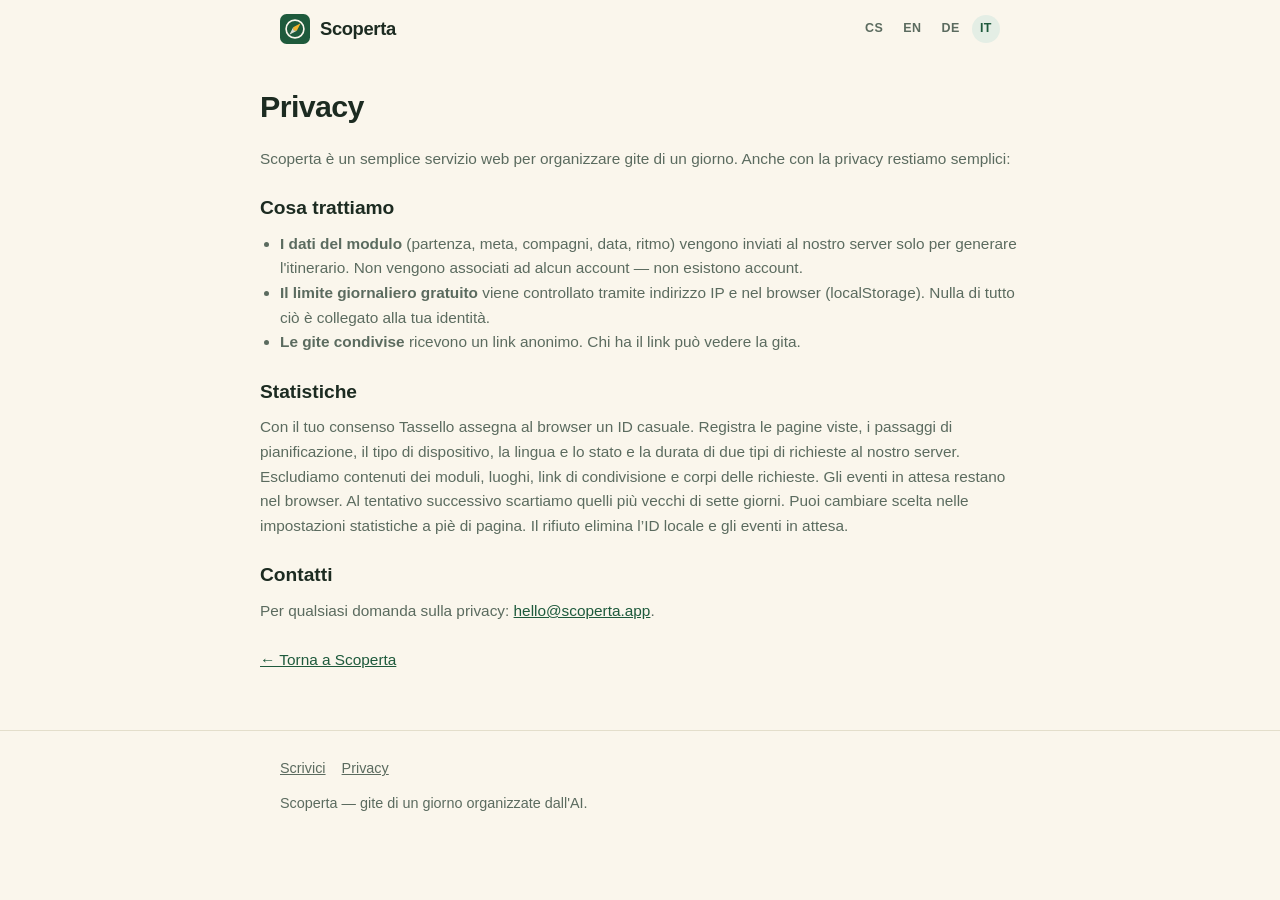
<file: it/privacy.html>
<!DOCTYPE html>
<html lang="it" data-locale="it">
<head>
<meta charset="utf-8">
<meta name="viewport" content="width=device-width, initial-scale=1">
<title>Privacy | Scoperta</title>
<meta name="description" content="Privacy — Scoperta">
<meta name="theme-color" content="#1E5A3C" media="(prefers-color-scheme: light)">
<meta name="theme-color" content="#0F1A14" media="(prefers-color-scheme: dark)">
<link rel="canonical" href="https://scoperta.app/it/privacy.html">
<link rel="alternate" hreflang="cs" href="https://scoperta.app/privacy.html">
<link rel="alternate" hreflang="en" href="https://scoperta.app/en/privacy.html">
<link rel="alternate" hreflang="de" href="https://scoperta.app/de/privacy.html">
<link rel="alternate" hreflang="it" href="https://scoperta.app/it/privacy.html">
<link rel="alternate" hreflang="x-default" href="https://scoperta.app/en/privacy.html">
<link rel="icon" href="../assets/favicon.svg" type="image/svg+xml">
<link rel="alternate icon" href="../assets/favicon.ico" sizes="32x32">
<link rel="apple-touch-icon" href="../assets/apple-touch-icon.png">
<meta property="og:type" content="website">
<meta property="og:site_name" content="Scoperta">
<meta property="og:locale" content="it_IT">
<meta property="og:title" content="Privacy | Scoperta">
<meta property="og:description" content="Privacy — Scoperta">
<meta property="og:url" content="https://scoperta.app/it/privacy.html">
<meta property="og:image" content="https://scoperta.app/assets/og/it.png">
<meta property="og:image:width" content="1200">
<meta property="og:image:height" content="630">
<meta name="twitter:card" content="summary_large_image">
<meta name="twitter:title" content="Privacy | Scoperta">
<meta name="twitter:description" content="Privacy — Scoperta">
<meta name="twitter:image" content="https://scoperta.app/assets/og/it.png">
<link rel="stylesheet" href="../assets/app.css">
<link rel="preconnect" href="https://unpkg.com" crossorigin>
<link rel="dns-prefetch" href="https://tile.openstreetmap.org">
<script defer src="../assets/config.js"></script>
<script defer src="../assets/i18n/it.js"></script>
<script defer src="../assets/analytics.js"></script>
<script defer src="../assets/app.js"></script>

</head>
<body>
<header class="site-header">
<a class="brand" href="../"><img src="../assets/favicon.svg" alt="" width="30" height="30">Scoperta</a>
<nav class="lang-switch" aria-label="Language"><a href="../privacy.html" data-lang="cs" hreflang="cs">CS</a><a href="../en/privacy.html" data-lang="en" hreflang="en">EN</a><a href="../de/privacy.html" data-lang="de" hreflang="de">DE</a><a href="../it/privacy.html" data-lang="it" hreflang="it" aria-current="true">IT</a></nav>
</header>
<main>
<article class="prose wrap">
<h1>Privacy</h1>
<p>Scoperta è un semplice servizio web per organizzare gite di un giorno. Anche con la privacy restiamo semplici:</p>
<h2>Cosa trattiamo</h2>
<ul>
<li><strong>I dati del modulo</strong> (partenza, meta, compagni, data, ritmo) vengono inviati al nostro server solo per generare l'itinerario. Non vengono associati ad alcun account — non esistono account.</li>
<li><strong>Il limite giornaliero gratuito</strong> viene controllato tramite indirizzo IP e nel browser (localStorage). Nulla di tutto ciò è collegato alla tua identità.</li>
<li><strong>Le gite condivise</strong> ricevono un link anonimo. Chi ha il link può vedere la gita.</li>
</ul>
<h2>Statistiche</h2>
<p>Con il tuo consenso Tassello assegna al browser un ID casuale. Registra le pagine viste, i passaggi di pianificazione, il tipo di dispositivo, la lingua e lo stato e la durata di due tipi di richieste al nostro server. Escludiamo contenuti dei moduli, luoghi, link di condivisione e corpi delle richieste. Gli eventi in attesa restano nel browser. Al tentativo successivo scartiamo quelli più vecchi di sette giorni. Puoi cambiare scelta nelle impostazioni statistiche a piè di pagina. Il rifiuto elimina l’ID locale e gli eventi in attesa.</p>
<h2>Contatti</h2>
<p>Per qualsiasi domanda sulla privacy: <a href="mailto:hello@scoperta.app">hello@scoperta.app</a>.</p>
<p style="margin-top:24px"><a href="../">← Torna a Scoperta</a></p>
</article>
</main>
<footer class="site-footer">
<div class="wrap">
<div class="foot-links">
<a href="mailto:hello@scoperta.app">Scrivici</a>
<a href="../it/privacy.html">Privacy</a>
<button id="analytics-choice" class="analytics-choice" type="button" hidden>Impostazioni statistiche</button>
</div>
<p>Scoperta — gite di un giorno organizzate dall'AI.</p>
</div>
</footer>
<div id="cookie-bar" class="cookie-bar" hidden>
<p>Consenti a Scoperta di misurare l’utilizzo con il nostro servizio Tassello?</p>
<button id="cookie-accept" class="btn btn-accent" type="button">Consenti</button>
<button id="cookie-decline" class="btn" type="button">No, grazie</button>
</div>
</body>
</html>
</file>
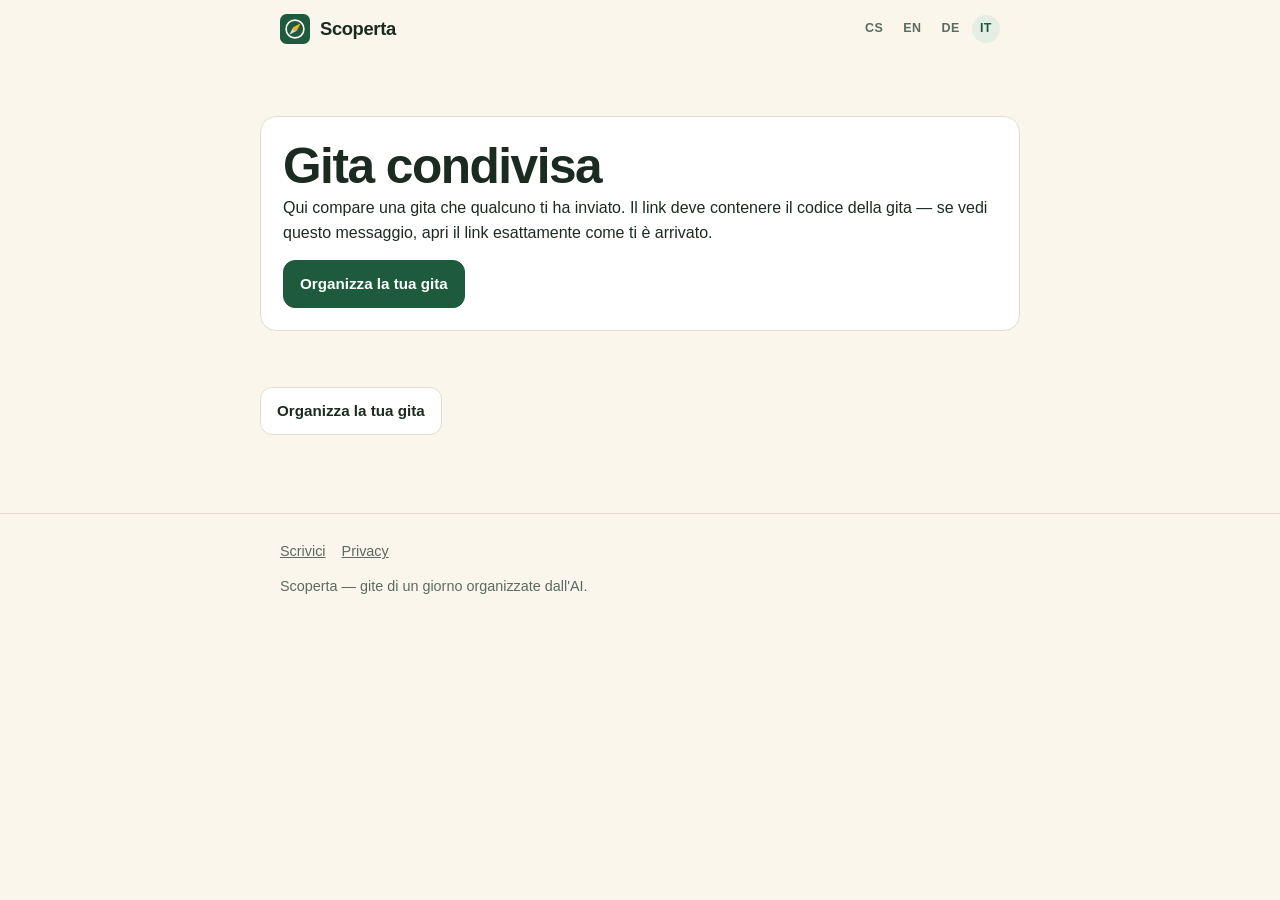
<file: it/trip.html>
<!DOCTYPE html>
<html lang="it" data-locale="it">
<head>
<meta charset="utf-8">
<meta name="viewport" content="width=device-width, initial-scale=1">
<title>Gita condivisa | Scoperta</title>
<meta name="description" content="Guarda una gita di un giorno organizzata da Scoperta, il pianificatore di gite con AI — tappe, pranzo e mappa.">
<meta name="theme-color" content="#1E5A3C" media="(prefers-color-scheme: light)">
<meta name="theme-color" content="#0F1A14" media="(prefers-color-scheme: dark)">
<link rel="canonical" href="https://scoperta.app/it/trip.html">
<link rel="alternate" hreflang="cs" href="https://scoperta.app/trip.html">
<link rel="alternate" hreflang="en" href="https://scoperta.app/en/trip.html">
<link rel="alternate" hreflang="de" href="https://scoperta.app/de/trip.html">
<link rel="alternate" hreflang="it" href="https://scoperta.app/it/trip.html">
<link rel="alternate" hreflang="x-default" href="https://scoperta.app/en/trip.html">
<link rel="icon" href="../assets/favicon.svg" type="image/svg+xml">
<link rel="alternate icon" href="../assets/favicon.ico" sizes="32x32">
<link rel="apple-touch-icon" href="../assets/apple-touch-icon.png">
<meta property="og:type" content="website">
<meta property="og:site_name" content="Scoperta">
<meta property="og:locale" content="it_IT">
<meta property="og:title" content="Gita condivisa | Scoperta">
<meta property="og:description" content="Guarda una gita di un giorno organizzata da Scoperta, il pianificatore di gite con AI — tappe, pranzo e mappa.">
<meta property="og:url" content="https://scoperta.app/it/trip.html">
<meta property="og:image" content="https://scoperta.app/assets/og/it.png">
<meta property="og:image:width" content="1200">
<meta property="og:image:height" content="630">
<meta name="twitter:card" content="summary_large_image">
<meta name="twitter:title" content="Gita condivisa | Scoperta">
<meta name="twitter:description" content="Guarda una gita di un giorno organizzata da Scoperta, il pianificatore di gite con AI — tappe, pranzo e mappa.">
<meta name="twitter:image" content="https://scoperta.app/assets/og/it.png">
<link rel="stylesheet" href="../assets/app.css">
<link rel="preconnect" href="https://unpkg.com" crossorigin>
<link rel="dns-prefetch" href="https://tile.openstreetmap.org">
<script defer src="../assets/config.js"></script>
<script defer src="../assets/i18n/it.js"></script>
<script defer src="../assets/analytics.js"></script>
<script defer src="../assets/app.js"></script>

</head>
<body>
<header class="site-header">
<a class="brand" href="../"><img src="../assets/favicon.svg" alt="" width="30" height="30">Scoperta</a>
<nav class="lang-switch" aria-label="Language"><a href="../trip.html" data-lang="cs" hreflang="cs">CS</a><a href="../en/trip.html" data-lang="en" hreflang="en">EN</a><a href="../de/trip.html" data-lang="de" hreflang="de">DE</a><a href="../it/trip.html" data-lang="it" hreflang="it" aria-current="true">IT</a></nav>
</header>
<main id="trip-page">
<section class="hero wrap">
<div id="trip-intro" class="trip-hint">
<h1>Gita condivisa</h1>
<p>Qui compare una gita che qualcuno ti ha inviato. Il link deve contenere il codice della gita — se vedi questo messaggio, apri il link esattamente come ti è arrivato.</p>
<p style="margin-top:14px"><a class="btn btn-accent" href="../">Organizza la tua gita</a></p>
</div>
<p id="trip-status" class="form-error" hidden aria-live="polite"></p>
</section>
<section id="result" class="result wrap" hidden aria-live="polite">
<h2 id="result-title"></h2>
<p id="result-summary" class="summary"></p>
<div id="result-meta" class="meta"></div>
<div id="packing" class="packing" hidden></div>
<ol id="timeline" class="timeline"></ol>
<div id="map" role="img" aria-label="Map"></div>
<div class="result-actions">
<button id="share-btn" class="btn btn-accent" type="button">📤 Condividi</button>
<button id="print-btn" class="btn" type="button">🖨️ Stampa</button>

</div>
<div id="tips" class="tips" hidden>
<h3>💡 Consigli per il viaggio</h3>
<p id="tips-text"></p>
</div>
</section>
<section class="wrap tips-cta" style="padding:18px 0 30px">
<a class="btn" href="../">Organizza la tua gita</a>
</section>
</main>
<footer class="site-footer">
<div class="wrap">
<div class="foot-links">
<a href="mailto:hello@scoperta.app">Scrivici</a>
<a href="../it/privacy.html">Privacy</a>
<button id="analytics-choice" class="analytics-choice" type="button" hidden>Impostazioni statistiche</button>
</div>
<p>Scoperta — gite di un giorno organizzate dall'AI.</p>
</div>
</footer>
<div id="cookie-bar" class="cookie-bar" hidden>
<p>Consenti a Scoperta di misurare l’utilizzo con il nostro servizio Tassello?</p>
<button id="cookie-accept" class="btn btn-accent" type="button">Consenti</button>
<button id="cookie-decline" class="btn" type="button">No, grazie</button>
</div>
</body>
</html>
</file>
<file: assets/app.css>
/* Scoperta — app.css
   Palette: pine green + cream + sunny yellow. Light/dark via prefers-color-scheme. */

:root {
  --bg: #FAF6EC;
  --bg-raised: #FFFFFF;
  --ink: #1C2B21;
  --muted: #5B6B5F;
  --pine: #1E5A3C;
  --pine-deep: #143D28;
  --pine-soft: #E4EEE5;
  --sun: #F2B32C;
  --sun-ink: #7A5200;
  --line: #E3DECB;
  --danger: #B3402A;
  --shadow: 0 10px 30px rgba(20, 61, 40, 0.10);
  --radius: 16px;
}

@media (prefers-color-scheme: dark) {
  :root {
    --bg: #0F1A14;
    --bg-raised: #17251C;
    --ink: #EAF2EA;
    --muted: #9FB2A3;
    --pine: #3E9C6B;
    --pine-deep: #2E7A52;
    --pine-soft: #1D3327;
    --sun: #F2B32C;
    --sun-ink: #F7D583;
    --line: #24382B;
    --danger: #E5715A;
    --shadow: 0 10px 30px rgba(0, 0, 0, 0.4);
  }
}

* { margin: 0; padding: 0; box-sizing: border-box; }

html { scroll-behavior: smooth; }

body {
  font-family: -apple-system, BlinkMacSystemFont, "Segoe UI", Roboto, Helvetica, Arial, sans-serif;
  background: var(--bg);
  color: var(--ink);
  line-height: 1.6;
  -webkit-font-smoothing: antialiased;
  min-height: 100vh;
  display: flex;
  flex-direction: column;
}

a { color: var(--pine); }
img { max-width: 100%; }

.wrap { width: 100%; max-width: 760px; margin: 0 auto; padding: 0 20px; }

/* ── Header ─────────────────────────────── */
.site-header {
  display: flex;
  align-items: center;
  justify-content: space-between;
  gap: 12px;
  padding: 14px 20px;
  max-width: 760px;
  margin: 0 auto;
  width: 100%;
}
.brand {
  display: flex;
  align-items: center;
  gap: 10px;
  text-decoration: none;
  color: var(--ink);
  font-weight: 800;
  font-size: 1.15rem;
  letter-spacing: -0.02em;
}
.brand img { width: 30px; height: 30px; }
.lang-switch { display: flex; gap: 4px; }
.lang-switch a {
  text-decoration: none;
  font-size: 0.78rem;
  font-weight: 600;
  color: var(--muted);
  padding: 4px 8px;
  border-radius: 999px;
  text-transform: uppercase;
  letter-spacing: 0.04em;
}
.lang-switch a[aria-current="true"] {
  background: var(--pine-soft);
  color: var(--pine);
}
.lang-switch a:hover { color: var(--pine); }

/* ── Hero ───────────────────────────────── */
.hero { padding: 32px 0 12px; }
.hero h1 {
  font-size: clamp(1.9rem, 5.5vw + 0.6rem, 3.1rem);
  line-height: 1.12;
  letter-spacing: -0.03em;
  font-weight: 800;
  max-width: 18ch;
}
.hero h1 em {
  font-style: normal;
  color: var(--pine);
  box-shadow: inset 0 -0.28em 0 0 color-mix(in srgb, var(--sun) 55%, transparent);
}
.hero .sub {
  margin-top: 14px;
  color: var(--muted);
  font-size: 1.05rem;
  max-width: 46ch;
}

/* ── Form ───────────────────────────────── */
.trip-form {
  margin: 28px 0 8px;
  background: var(--bg-raised);
  border: 1px solid var(--line);
  border-radius: var(--radius);
  box-shadow: var(--shadow);
  padding: 20px;
  display: grid;
  gap: 18px;
}
.field label {
  display: block;
  font-weight: 700;
  font-size: 0.86rem;
  margin-bottom: 6px;
}
.field .hint { color: var(--muted); font-weight: 400; }
input[type="text"], input[type="date"] {
  width: 100%;
  font: inherit;
  color: var(--ink);
  background: var(--bg);
  border: 1.5px solid var(--line);
  border-radius: 12px;
  padding: 12px 14px;
  min-height: 48px;
}
input:focus-visible, button:focus-visible, a:focus-visible, .chip:focus-visible {
  outline: 2px solid var(--sun);
  outline-offset: 2px;
}
input::placeholder { color: var(--muted); opacity: 0.8; }

.row-2 { display: grid; gap: 18px; grid-template-columns: 1fr; }
@media (min-width: 540px) { .row-2 { grid-template-columns: 1fr 1fr; } }

/* radius slider */
.radius-field output { font-weight: 800; color: var(--pine); }
input[type="range"] {
  width: 100%;
  accent-color: var(--pine);
  margin-top: 6px;
}

/* companion chips */
.chips { display: flex; flex-wrap: wrap; gap: 8px; }
.chip {
  font: inherit;
  font-size: 0.92rem;
  font-weight: 600;
  border: 1.5px solid var(--line);
  background: var(--bg);
  color: var(--ink);
  border-radius: 999px;
  padding: 9px 14px;
  cursor: pointer;
  min-height: 44px;
  transition: background 0.15s, border-color 0.15s;
}
.chip[aria-pressed="true"] {
  background: var(--pine);
  border-color: var(--pine);
  color: #fff;
}

/* pace segmented */
.segmented {
  display: inline-flex;
  border: 1.5px solid var(--line);
  border-radius: 12px;
  overflow: hidden;
}
.segmented button {
  font: inherit;
  font-weight: 600;
  padding: 10px 18px;
  min-height: 44px;
  border: 0;
  background: var(--bg);
  color: var(--muted);
  cursor: pointer;
}
.segmented button[aria-pressed="true"] { background: var(--pine); color: #fff; }

.cta {
  font: inherit;
  font-size: 1.06rem;
  font-weight: 800;
  background: var(--sun);
  color: #2A1F04;
  border: 0;
  border-radius: 12px;
  padding: 15px 20px;
  min-height: 52px;
  cursor: pointer;
  transition: transform 0.12s, filter 0.12s;
}
.cta:hover { filter: brightness(1.05); }
.cta:active { transform: scale(0.98); }
.cta[disabled] { opacity: 0.6; cursor: wait; }

.form-error {
  color: var(--danger);
  font-weight: 600;
  font-size: 0.95rem;
  background: color-mix(in srgb, var(--danger) 10%, transparent);
  border-radius: 10px;
  padding: 10px 14px;
}
[hidden] { display: none !important; }

/* ── Loading ────────────────────────────── */
.loading { padding: 30px 0; text-align: center; }
.loading .spinner {
  width: 44px; height: 44px;
  margin: 0 auto 18px;
  border-radius: 50%;
  border: 4px solid var(--pine-soft);
  border-top-color: var(--pine);
  animation: spin 0.9s linear infinite;
}
@keyframes spin { to { transform: rotate(360deg); } }
.loading .msg { font-weight: 700; font-size: 1.05rem; min-height: 1.6em; }
.loading .note { color: var(--muted); font-size: 0.9rem; margin-top: 6px; }
.skeleton { margin-top: 26px; display: grid; gap: 12px; }
.skeleton div {
  height: 64px;
  border-radius: 12px;
  background: linear-gradient(100deg, var(--pine-soft) 40%, var(--bg-raised) 50%, var(--pine-soft) 60%);
  background-size: 200% 100%;
  animation: shimmer 1.4s infinite;
}
@keyframes shimmer { to { background-position: -200% 0; } }

/* ── Result ─────────────────────────────── */
.result { padding: 24px 0; }
.result h2 {
  font-size: clamp(1.5rem, 4vw + 0.4rem, 2.1rem);
  letter-spacing: -0.02em;
  line-height: 1.2;
}
.result .summary { color: var(--muted); margin-top: 8px; max-width: 60ch; }
.result .meta {
  display: flex;
  gap: 16px;
  flex-wrap: wrap;
  margin-top: 14px;
  font-weight: 700;
  font-size: 0.92rem;
  color: var(--pine);
}
.result .meta span {
  background: var(--pine-soft);
  border-radius: 999px;
  padding: 5px 12px;
}

.weather-chip { cursor: default; }

/* packing list ("What to pack") */
.packing {
  margin-top: 18px;
  background: var(--bg-raised);
  border: 1px solid var(--line);
  border-radius: 14px;
  padding: 14px 18px;
}
.packing h3 { font-size: 0.95rem; margin-bottom: 8px; }
.packing ul { list-style: none; display: grid; gap: 6px; }
.packing li { padding-left: 24px; position: relative; font-size: 0.94rem; }
.packing li::before {
  content: "✓";
  position: absolute;
  left: 0;
  color: var(--pine);
  font-weight: 800;
}

/* timeline */
.timeline { list-style: none; margin: 26px 0; position: relative; }
.timeline::before {
  content: "";
  position: absolute;
  left: 17px; top: 10px; bottom: 10px;
  width: 2px;
  background: var(--line);
}
.timeline li {
  position: relative;
  padding: 0 0 18px 52px;
}
.timeline .dot {
  position: absolute;
  left: 0; top: 0;
  width: 36px; height: 36px;
  border-radius: 50%;
  background: var(--pine);
  color: #fff;
  font-weight: 800;
  font-size: 0.9rem;
  display: flex;
  align-items: center;
  justify-content: center;
  z-index: 1;
}
.stop-card {
  background: var(--bg-raised);
  border: 1px solid var(--line);
  border-radius: 14px;
  padding: 14px 16px;
}
.stop-card .stop-head {
  display: flex;
  align-items: baseline;
  gap: 8px;
  flex-wrap: wrap;
}
.stop-card .kind-ico { font-size: 1.1rem; }
.stop-card h3 { font-size: 1.02rem; letter-spacing: -0.01em; }
.stop-card .times { color: var(--muted); font-size: 0.85rem; font-weight: 600; margin-left: auto; white-space: nowrap; }
.stop-card .detail { margin-top: 6px; font-size: 0.94rem; color: var(--ink); }
.badges { display: flex; gap: 6px; flex-wrap: wrap; margin-top: 8px; }
.badge {
  font-size: 0.8rem;
  font-weight: 600;
  border-radius: 999px;
  padding: 3px 10px;
  background: color-mix(in srgb, var(--sun) 25%, transparent);
  color: var(--sun-ink);
}

#map {
  height: 340px;
  border-radius: var(--radius);
  border: 1px solid var(--line);
  box-shadow: var(--shadow);
  z-index: 0;
}
.map-marker {
  background: var(--pine);
  color: #fff;
  border: 2px solid #fff;
  border-radius: 50%;
  width: 28px; height: 28px;
  display: flex;
  align-items: center;
  justify-content: center;
  font-weight: 800;
  font-size: 0.8rem;
  box-shadow: 0 2px 6px rgba(0,0,0,0.35);
}

.result-actions {
  display: flex;
  gap: 10px;
  flex-wrap: wrap;
  margin-top: 20px;
}
.btn {
  font: inherit;
  font-weight: 700;
  font-size: 0.95rem;
  border: 1.5px solid var(--line);
  background: var(--bg-raised);
  color: var(--ink);
  border-radius: 12px;
  padding: 11px 16px;
  min-height: 46px;
  cursor: pointer;
  text-decoration: none;
  display: inline-flex;
  align-items: center;
  gap: 6px;
}
.btn:hover { border-color: var(--pine); }
.btn-accent { background: var(--pine); border-color: var(--pine); color: #fff; }

.tips {
  margin-top: 22px;
  background: var(--pine-soft);
  border-radius: 14px;
  padding: 14px 18px;
  font-size: 0.94rem;
}
.tips h3 { font-size: 0.95rem; margin-bottom: 4px; }

/* ── Sections: how + faq ────────────────── */
.how, .faq { padding: 36px 0 8px; }
.how h2, .faq h2 {
  font-size: 1.5rem;
  letter-spacing: -0.02em;
  margin-bottom: 18px;
}
.steps { list-style: none; display: grid; gap: 14px; counter-reset: step; }
@media (min-width: 620px) { .steps { grid-template-columns: repeat(3, 1fr); } }
.steps li {
  background: var(--bg-raised);
  border: 1px solid var(--line);
  border-radius: 14px;
  padding: 16px;
  counter-increment: step;
}
.steps li::before {
  content: counter(step);
  display: inline-flex;
  align-items: center;
  justify-content: center;
  width: 28px; height: 28px;
  border-radius: 50%;
  background: var(--sun);
  color: #2A1F04;
  font-weight: 800;
  font-size: 0.9rem;
  margin-bottom: 8px;
}
.steps h3 { font-size: 1rem; margin-bottom: 4px; }
.steps p { font-size: 0.92rem; color: var(--muted); }

.faq details {
  border-bottom: 1px solid var(--line);
  padding: 4px 0;
}
.faq summary {
  cursor: pointer;
  font-weight: 700;
  padding: 12px 0;
  list-style: none;
  position: relative;
  padding-right: 30px;
}
.faq summary::-webkit-details-marker { display: none; }
.faq summary::after {
  content: "+";
  position: absolute;
  right: 4px;
  color: var(--pine);
  font-weight: 800;
}
.faq details[open] summary::after { content: "–"; }
.faq details p { padding: 0 0 14px; color: var(--muted); font-size: 0.95rem; }

/* ── Footer ─────────────────────────────── */
.site-footer {
  margin-top: 48px;
  border-top: 1px solid var(--line);
  padding: 26px 0 40px;
  color: var(--muted);
  font-size: 0.9rem;
}
.site-footer .foot-links {
  display: flex;
  gap: 16px;
  flex-wrap: wrap;
  margin-bottom: 12px;
}
.site-footer a { color: var(--muted); }
.site-footer a:hover { color: var(--pine); }

/* ── Modal (paywall) ────────────────────── */
.modal-backdrop {
  position: fixed;
  inset: 0;
  background: rgba(10, 20, 14, 0.55);
  display: flex;
  align-items: flex-end;
  justify-content: center;
  padding: 16px;
  z-index: 1000;
}
@media (min-width: 540px) { .modal-backdrop { align-items: center; } }
.modal {
  background: var(--bg-raised);
  color: var(--ink);
  border-radius: 20px;
  max-width: 430px;
  width: 100%;
  padding: 26px 22px;
  box-shadow: var(--shadow);
  position: relative;
  max-height: 90vh;
  overflow: auto;
}
.modal .close {
  position: absolute;
  right: 12px; top: 12px;
  border: 0;
  background: var(--pine-soft);
  color: var(--ink);
  width: 34px; height: 34px;
  border-radius: 50%;
  font-size: 1.1rem;
  cursor: pointer;
}
.modal .plus-badge {
  display: inline-block;
  background: var(--sun);
  color: #2A1F04;
  font-weight: 800;
  font-size: 0.78rem;
  border-radius: 999px;
  padding: 4px 12px;
  letter-spacing: 0.05em;
  text-transform: uppercase;
  margin-bottom: 10px;
}
.modal h2 { font-size: 1.4rem; letter-spacing: -0.02em; margin-bottom: 10px; }
.modal ul { list-style: none; margin: 14px 0 18px; display: grid; gap: 8px; }
.modal ul li { padding-left: 26px; position: relative; font-size: 0.95rem; }
.modal ul li::before {
  content: "✓";
  position: absolute;
  left: 0;
  color: var(--pine);
  font-weight: 800;
}
.plans { display: grid; gap: 10px; }
.plan-btn {
  font: inherit;
  font-weight: 800;
  border: 1.5px solid var(--pine);
  background: var(--pine);
  color: #fff;
  border-radius: 12px;
  padding: 13px 16px;
  cursor: pointer;
  display: flex;
  justify-content: space-between;
  gap: 10px;
  min-height: 50px;
  align-items: center;
}
.plan-btn.secondary { background: transparent; color: var(--pine); }
.plan-btn .price { font-weight: 700; opacity: 0.9; }
.founder-note { margin-top: 12px; font-size: 0.82rem; color: var(--muted); }
.member-fallback a { font-weight: 700; }

/* ── Cookie bar ─────────────────────────── */
.cookie-bar {
  position: fixed;
  left: 12px; right: 12px; bottom: 12px;
  z-index: 900;
  background: var(--bg-raised);
  border: 1px solid var(--line);
  border-radius: 14px;
  box-shadow: var(--shadow);
  padding: 14px 16px;
  display: flex;
  gap: 12px;
  align-items: center;
  flex-wrap: wrap;
  font-size: 0.85rem;
  max-width: 560px;
  margin: 0 auto;
}
.cookie-bar p { flex: 1 1 240px; color: var(--muted); }
.cookie-bar .btn { min-height: 40px; padding: 8px 14px; font-size: 0.85rem; }

/* ── Trip page / misc ───────────────────── */
.trip-hint {
  background: var(--bg-raised);
  border: 1px solid var(--line);
  border-radius: var(--radius);
  padding: 22px;
  margin: 26px 0;
}
.center-page { text-align: center; padding: 60px 20px; }
.center-page h1 { font-size: 2rem; letter-spacing: -0.02em; margin-bottom: 10px; }

.prose { padding: 24px 0 10px; }
.prose h1 { font-size: 1.9rem; letter-spacing: -0.02em; margin-bottom: 16px; }
.prose h2 { font-size: 1.2rem; margin: 22px 0 8px; }
.prose p, .prose li { color: var(--muted); font-size: 0.96rem; }
.prose ul { padding-left: 20px; }

.skip-link {
  position: absolute;
  left: -9999px;
  top: 0;
  background: var(--sun);
  color: #2A1F04;
  padding: 8px 14px;
  border-radius: 0 0 10px 0;
  font-weight: 700;
  z-index: 2000;
}
.skip-link:focus { left: 0; }

/* ── Motion preferences ─────────────────── */
@media (prefers-reduced-motion: reduce) {
  html { scroll-behavior: auto; }
  *, *::before, *::after {
    animation-duration: 0.01ms !important;
    animation-iteration-count: 1 !important;
    transition-duration: 0.01ms !important;
  }
}

/* ── Print ──────────────────────────────── */
@media print {
  body { background: #fff; color: #000; }
  .site-header, .site-footer, .trip-form, .hero .sub, .how, .faq,
  #map, .result-actions, .cookie-bar, .modal-backdrop, .loading,
  .lang-switch, .trip-hint, .tips-cta, .no-print { display: none !important; }
  .hero { padding: 0; }
  .hero h1 { font-size: 1.4rem; }
  .stop-card { border: 1px solid #ccc; box-shadow: none; break-inside: avoid; }
  /* weather chip + packing list belong to the itinerary — keep them in print */
  .result .meta span { background: none; border: 1px solid #ccc; color: #000; }
  .packing { border: 1px solid #ccc; box-shadow: none; break-inside: avoid; background: #fff; }
  .packing li::before { color: #000; }
  .timeline::before { background: #ccc; }
  .timeline .dot { background: #333; color: #fff; -webkit-print-color-adjust: exact; print-color-adjust: exact; }
  .result { padding: 0; }
  a { color: #000; text-decoration: none; }
}

.analytics-choice { background: none; border: 0; padding: 0; color: inherit; font: inherit; cursor: pointer; text-decoration: underline; }
</file>
